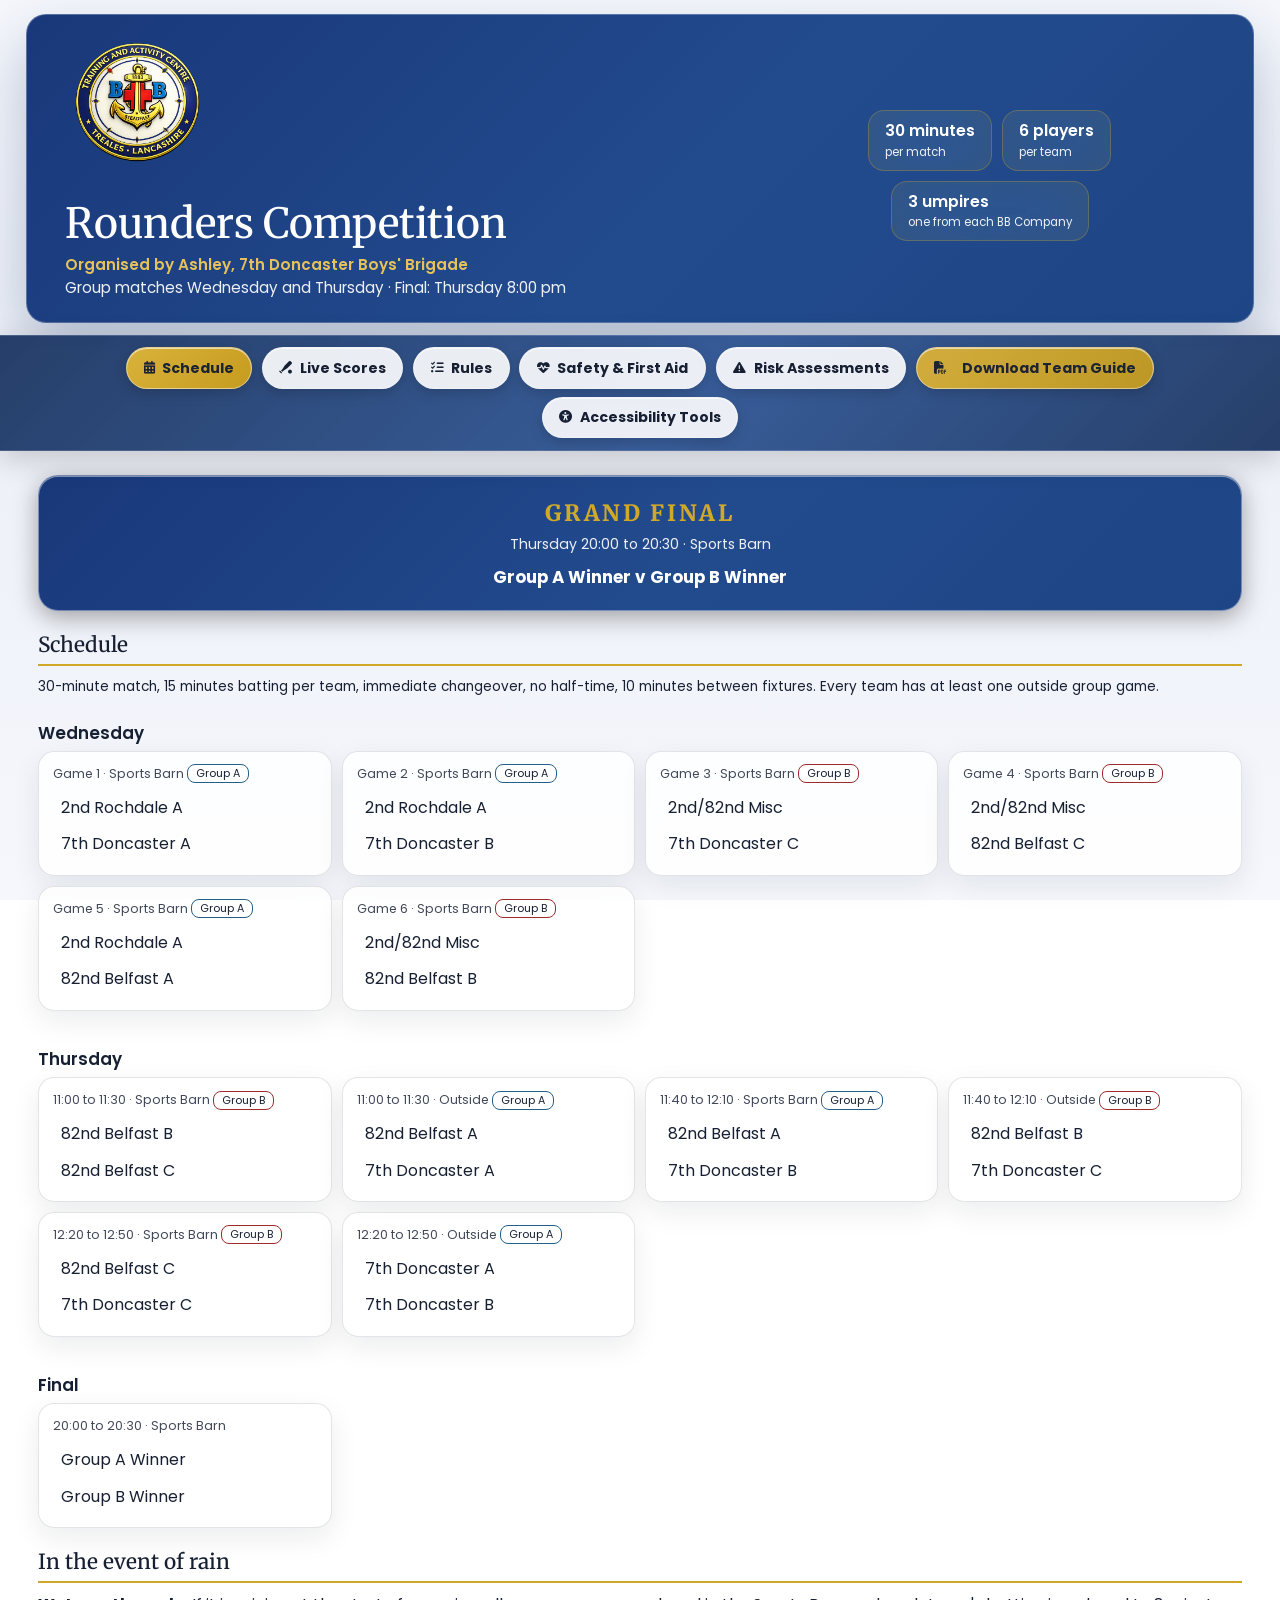
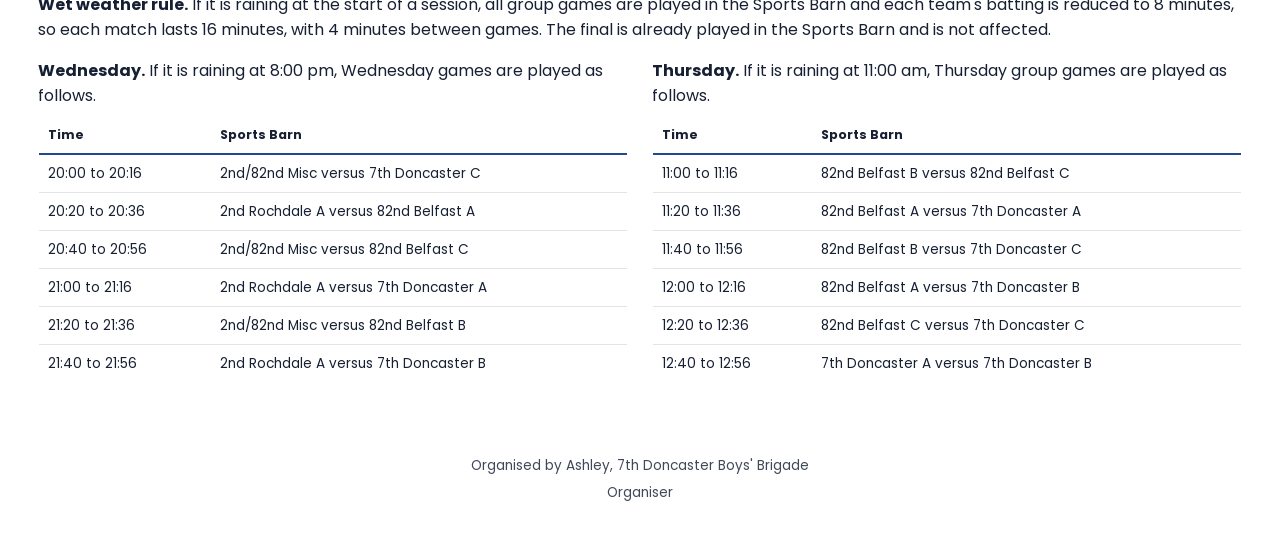
<file: index.html>
<!DOCTYPE html>
<html id="html-root" lang="en">
<head>
<meta charset="UTF-8">
<meta name="viewport" content="width=device-width, initial-scale=1">
<title>Rounders Competition</title>
<link rel="icon" href="assets/media/i000-logo_centre-mostpages-nav-residential.png">

<link rel="preconnect" href="https://fonts.googleapis.com">
<link rel="preconnect" href="https://fonts.gstatic.com" crossorigin>
<link rel="preconnect" href="https://cdn.jsdelivr.net" crossorigin>
<link rel="preconnect" href="https://cdnjs.cloudflare.com" crossorigin>

<link href="https://cdn.jsdelivr.net/npm/bootstrap@5.0.2/dist/css/bootstrap.min.css" rel="stylesheet">
<link href="https://cdnjs.cloudflare.com/ajax/libs/font-awesome/6.5.0/css/all.min.css" rel="stylesheet" referrerpolicy="no-referrer">
<link href="https://fonts.googleapis.com/css2?family=Poppins:wght@400;600&family=Merriweather:wght@700&display=swap" rel="stylesheet">

<link href="css/tokens.css" rel="stylesheet">
<link href="css/base.css" rel="stylesheet">
<link href="css/components.css" rel="stylesheet">
<link href="css/theme-overrides.css" rel="stylesheet">
<link href="style.css" rel="stylesheet">
</head>
<body data-page="index">

<header class="comp-hero" data-global-hero>
  <div class="hero-row">
    <img class="hero-logo" src="assets/media/i000-logo_centre-mostpages-nav-residential.png"
      alt="The Boys' Brigade North West District Training and Activity Centre">
    <div class="hero-text-block">
      <h1>Rounders Competition</h1>
      <p class="strap organiser-credit">Organised by Ashley, 7th Doncaster Boys' Brigade</p>
      <p class="strap">Group matches Wednesday and Thursday &middot; Final: Thursday 8:00 pm</p>
    </div>
  </div>
  <div class="chips">
    <div class="chip"><span class="chip-big">30 minutes</span><span class="chip-sub">per match</span></div>
    <div class="chip"><span class="chip-big">6 players</span><span class="chip-sub">per team</span></div>
    <div class="chip"><span class="chip-big">3 umpires</span><span class="chip-sub">one from each BB Company</span></div>
  </div>
</header>

<nav class="pill-nav" aria-label="Main navigation">
  <button type="button" class="nav-pill" data-view="schedule">
    <i class="fa-solid fa-calendar-days" aria-hidden="true"></i> Schedule</button>
  <button type="button" class="nav-pill" data-view="scores">
    <i class="fa-solid fa-baseball-bat-ball" aria-hidden="true"></i> Live Scores</button>
  <button type="button" class="nav-pill" data-view="rules">
    <i class="fa-solid fa-list-check" aria-hidden="true"></i> Rules</button>
  <button type="button" class="nav-pill" data-view="safety">
    <i class="fa-solid fa-heart-pulse" aria-hidden="true"></i> Safety &amp; First Aid</button>
  <button type="button" class="nav-pill" data-view="risk">
    <i class="fa-solid fa-triangle-exclamation" aria-hidden="true"></i> Risk Assessments</button>
  <a class="nav-pill nav-link pill-gold" href="Rounders_Competition_Team_Guide.pdf" download>
    <i class="fa-solid fa-file-pdf" aria-hidden="true"></i> Download Team Guide</a>
  <button type="button" class="nav-pill" data-bs-toggle="modal" data-bs-target="#accessModal">
    <i class="fa-solid fa-universal-access" aria-hidden="true"></i> Accessibility Tools</button>
</nav>

<main>

<!-- ── View: Schedule ─────────────────────────────────────── -->
<section class="view" id="view-schedule">
  <div class="final-banner" data-global-hero>
    <div class="final-label">Grand Final</div>
    <div class="final-detail">Thursday 20:00 to 20:30 &middot; Sports Barn</div>
    <div class="final-teams">Group A Winner v Group B Winner</div>
  </div>

  <h2>Schedule</h2>
  <p class="note">30-minute match, 15 minutes batting per team, immediate changeover, no
  half-time, 10 minutes between fixtures. Every team has at least one outside group game.</p>

  <div class="days-grid">
    <div>
      <h3>Wednesday</h3>
      <div class="fixture-list" id="sched-wednesday"></div>
    </div>
    <div>
      <h3>Thursday</h3>
      <div class="fixture-list" id="sched-thursday"></div>
    </div>
    <div>
      <h3>Final</h3>
      <div class="fixture-list" id="sched-final"></div>
    </div>
  </div>

  <h2>In the event of rain</h2>
  <p><strong>Wet weather rule.</strong> If it is raining at the start of a session, all group games are played in the Sports Barn and each team's batting is reduced to 8 minutes, so each match lasts 16 minutes, with 4 minutes between games. The final is already played in the Sports Barn and is not affected.</p>

  <div class="two-col">
    <div>
      <p><strong>Wednesday.</strong> If it is raining at 8:00 pm, Wednesday games are played as follows.</p>
      <div class="table-wrap">
      <table class="rain-table">
        <tr><th>Time</th><th>Sports Barn</th></tr>
        <tr><td>20:00 to 20:16</td><td>2nd/82nd Misc versus 7th Doncaster C</td></tr>
        <tr><td>20:20 to 20:36</td><td>2nd Rochdale A versus 82nd Belfast A</td></tr>
        <tr><td>20:40 to 20:56</td><td>2nd/82nd Misc versus 82nd Belfast C</td></tr>
        <tr><td>21:00 to 21:16</td><td>2nd Rochdale A versus 7th Doncaster A</td></tr>
        <tr><td>21:20 to 21:36</td><td>2nd/82nd Misc versus 82nd Belfast B</td></tr>
        <tr><td>21:40 to 21:56</td><td>2nd Rochdale A versus 7th Doncaster B</td></tr>
      </table>
      </div>
    </div>
    <div>
      <p><strong>Thursday.</strong> If it is raining at 11:00 am, Thursday group games are played as follows.</p>
      <div class="table-wrap">
      <table class="rain-table">
        <tr><th>Time</th><th>Sports Barn</th></tr>
        <tr><td>11:00 to 11:16</td><td>82nd Belfast B versus 82nd Belfast C</td></tr>
        <tr><td>11:20 to 11:36</td><td>82nd Belfast A versus 7th Doncaster A</td></tr>
        <tr><td>11:40 to 11:56</td><td>82nd Belfast B versus 7th Doncaster C</td></tr>
        <tr><td>12:00 to 12:16</td><td>82nd Belfast A versus 7th Doncaster B</td></tr>
        <tr><td>12:20 to 12:36</td><td>82nd Belfast C versus 7th Doncaster C</td></tr>
        <tr><td>12:40 to 12:56</td><td>7th Doncaster A versus 7th Doncaster B</td></tr>
      </table>
      </div>
    </div>
  </div>
</section>

<!-- ── View: Live Scores ──────────────────────────────────── -->
<section class="view" id="view-scores">
  <h2>Live scores</h2>
  <p class="note">Scores appear here as the organiser enters them. Refresh the page for the latest.</p>
  <p class="note" id="scores-empty" hidden><strong>No scores yet</strong> — the first games start Wednesday 20:00 to 20:30.</p>

  <div class="days-grid">
    <div>
      <h3>Wednesday</h3>
      <div class="fixture-list" id="scores-wednesday"></div>
    </div>
    <div>
      <h3>Thursday</h3>
      <div class="fixture-list" id="scores-thursday"></div>
    </div>
    <div>
      <h3>Final</h3>
      <div class="fixture-list" id="scores-final"></div>
    </div>
  </div>

  <h2>Standings</h2>
  <div class="standings">
    <div>
      <h3>Group A</h3>
      <div class="table-wrap"><table id="standings-a"></table></div>
    </div>
    <div>
      <h3>Group B</h3>
      <div class="table-wrap"><table id="standings-b"></table></div>
    </div>
  </div>
  <p class="note">Win 3 points, draw 1, loss 0. <strong>For</strong> is rounders scored,
  <strong>Against</strong> is rounders conceded, and <strong>Diff</strong> is For minus
  Against. Teams level on points are separated by rounders difference (Diff), then total
  rounders scored (For). If still level, a short tie-break decides the group position
  before the final. The group leader is marked with a crown.</p>
</section>

<!-- ── View: Rules ────────────────────────────────────────── -->
<section class="view" id="view-rules">
  <div class="two-col">
    <div>
      <h2>Competition rules</h2>
      <p><strong>Bowling.</strong> The ball must be bowled underarm only. Overarm bowling is not allowed.</p>
      <p><strong>Running.</strong> Runners go around the outside of the posts, following the running line. Only one runner is allowed at each post at a time. Runners must not overtake the player ahead of them, including where that player is held up or waiting at a post.</p>
      <p><strong>Scoring.</strong> A batter scores one rounder for hitting the ball and running the full circuit back to the start. A batter scores half a rounder for hitting the ball and reaching second or third post, or for running the full circuit without having hit the ball.</p>
      <p><strong>Out.</strong> A batter or runner is out if: the ball is caught before it touches the ground; the post they are running to is stumped (a fielder holds the ball at that post) before they reach it; they overtake another runner; or they run inside the posts instead of around the outside.</p>
      <p><strong>No contact.</strong> There must be no deliberate physical contact between players. Any player who makes deliberate contact is disqualified from that game. If three players from the same team are disqualified in one game, the whole team is disqualified from that game.</p>
      <p><strong>Weaker hand (fair play handicap).</strong> To keep batting fair between age groups, an older batter must bat with their weaker hand (a right-handed player bats left-handed, and a left-handed player bats right-handed) in these situations: a Senior batting against a Company or Junior bowler; a Leader batting against a Senior, Company or Junior bowler; and a Company member batting against a Junior bowler. In all other cases players bat with their normal hand.</p>
    </div>
    <div>
      <h2>Leader participation</h2>
      <p><strong>Batting.</strong> Leaders may bat, but they do not run. When a Leader bats, a Senior or Company member is designated to run the circuit on their behalf.</p>
      <p><strong>Fielding.</strong> Leaders may field or bowl, but they cannot field on a post or base, and cannot stand in the running line, so that the running route stays clear.</p>
      <p><strong>Posts and bases.</strong> All post and base positions are taken by Seniors or Company members, not by Leaders.</p>
      <p><strong>Umpires.</strong> Leaders must not override an umpire's decision, except on safety grounds, where a Leader may always step in.</p>
      <p><strong>Disputes.</strong> Any dispute over scoring or judging should be brought to the Centre Warden.</p>
      <p><strong>Spirit of the game.</strong> Being competitive is good, but this competition is for fun. Please play, and support, in that spirit.</p>

      <h2>Umpiring</h2>
      <p><strong>Three umpires.</strong> Each game has three umpires: one from 7th Doncaster, one from 82nd Belfast and one from 2nd Rochdale.</p>
      <p><strong>Decisions.</strong> Where a decision is disputed, the three umpires vote on it and the majority decision is final. If the dispute concerns scoring or judging, it should be brought to the Centre Warden rather than argued on the pitch.</p>
    </div>
  </div>
</section>

<!-- ── View: Safety & First Aid ───────────────────────────── -->
<section class="view" id="view-safety">
  <div class="two-col">
    <div>
      <h2>Safeguarding</h2>
      <p><strong>A no-contact sport.</strong> This is a no-contact competition. Players of all ages and abilities are welcome to take part, but there must be no physical contact between players at any time. Everyone is asked to play safely and look after one another on the pitch.</p>
      <p><strong>Names and records.</strong> The online scoring and fixtures system records team results only. No individual player, young person or Leader names are stored against teams, fixtures or scores at any point.</p>
    </div>
    <div>
      <h2>First aid and incidents</h2>
      <p><strong>First aid.</strong> A minimum of one First Aider must be present at each game. The Centre Warden backs up first aiders as needed. A minimum of two Officers must be present at each game.</p>
      <p><strong>Incidents.</strong> All incidents, injuries or near-misses must be reported to the Centre Warden as soon as possible so they can be recorded and acted on.</p>
    </div>
  </div>
</section>

<!-- ── View: Risk Assessments ─────────────────────────────── -->
<section class="view" id="view-risk">
  <div class="two-col">
    <div>
      <h2>Risk assessment — Sports Barn</h2>
      <div class="table-wrap">
      <table class="risk-table">
        <tr><th>Hazard</th><th>Control</th></tr>
        <tr><td>Bat / ball impact</td><td>Clear batting area. Waiting players and spectators kept behind the safety line.</td></tr>
        <tr><td>Ball rebound off walls</td><td>The ball can rebound off barn walls at speed. Keep fielders and waiting players alert and clear of the batting area and side walls.</td></tr>
        <tr><td>Thrown / dropped bat</td><td>Batters must drop the bat, not throw it, and drop it inside the batting square. Any player throwing a bat is warned; repeated throwing means a turn is forfeited.</td></tr>
        <tr><td>Equipment condition</td><td>Check bats, balls and posts before play. Remove any that are cracked, splintered or damaged. Use sprung or safe-top posts where available.</td></tr>
        <tr><td>Slips / hard surfaces</td><td>Check floor before play. Remove bags, bottles and loose equipment. Suitable footwear. Stop for spills or an unsafe surface.</td></tr>
        <tr><td>Walls / fixed equipment</td><td>Set boundaries and restricted areas before play. Keep players clear of walls, doors and stored equipment.</td></tr>
        <tr><td>Lighting</td><td>Confirm the barn is well lit before play. Stop or move if lighting fails or is too poor to see the ball safely.</td></tr>
        <tr><td>Ventilation / temperature</td><td>Confirm the barn is adequately ventilated before play. Open doors or vents as needed. Stop or move if the space becomes too hot or stuffy.</td></tr>
        <tr><td>Manual handling</td><td>Posts and equipment carried and set up by adults or older members using safe lifting. Do not overload; use two people for awkward loads.</td></tr>
        <tr><td>Runner / fielder collision</td><td>Keep the running route clear. Leaders cannot field on posts or bases or stand in the running line.</td></tr>
        <tr><td>Behaviour / horseplay</td><td>No pushing, barging or horseplay. Umpires and Leaders stop play if behaviour becomes unsafe. Minimum two Officers at each game.</td></tr>
        <tr><td>Safeguarding / contact</td><td>This is a no-contact sport. Deliberate contact: player disqualified from the game. Three player disqualifications from one team: team disqualified from the game. Temporary match count only; no names retained.</td></tr>
        <tr><td>Medical / individual needs</td><td>Leaders made aware of any relevant medical conditions in advance. Inhalers, medication and personal needs catered for.</td></tr>
        <tr><td>First aid</td><td>Minimum 1 First Aider present at each game. Centre Warden to back up first aiders as needed.</td></tr>
        <tr><td>Incidents</td><td>All incidents, injuries or near-misses reported to the Centre Warden.</td></tr>
        <tr><td>Crowding / access</td><td>Non-playing teams in the waiting area. Keep fire exits and access routes clear at all times.</td></tr>
      </table>
      </div>
    </div>
    <div>
      <h2>Risk assessment — Outside pitch</h2>
      <div class="table-wrap">
      <table class="risk-table">
        <tr><th>Hazard</th><th>Control</th></tr>
        <tr><td>Ground condition</td><td>Check the pitch and running route for holes, mud, standing water and debris. Move or stop the game if the surface is unsafe.</td></tr>
        <tr><td>Uneven ground / ankle injury</td><td>Walk the running route before play and mark or avoid any dips, ruts or raised ground. Watch for turned ankles on soft or rough grass.</td></tr>
        <tr><td>Animal fouling / litter</td><td>Walk the pitch before play and remove any fouling, glass or litter. Do not play over contaminated ground.</td></tr>
        <tr><td>Weather / visibility</td><td>Monitor weather and light. Move inside or stop if unsafe. Stop for thunder or lightning.</td></tr>
        <tr><td>Sun / UV exposure</td><td>Encourage sun cream, hats and use of shade between games. Rotate players out of direct sun where possible.</td></tr>
        <tr><td>Heat / hydration</td><td>Water available throughout. Use the 10-minute changeover for drinks. Stop play if a player becomes unwell.</td></tr>
        <tr><td>Insects / stings</td><td>Be aware of wasps, bees and biting insects on grass. Keep any known allergy medication and first aid to hand.</td></tr>
        <tr><td>Thrown / dropped bat</td><td>Batters must drop the bat, not throw it, and drop it inside the batting square. Any player throwing a bat is warned; repeated throwing means a turn is forfeited.</td></tr>
        <tr><td>Equipment condition</td><td>Check bats, balls and posts before play. Remove any that are cracked, splintered or damaged. Use sprung or safe-top posts where available.</td></tr>
        <tr><td>Bat / ball and boundaries</td><td>Mark the playing boundary. Spectators and waiting teams stay outside it and clear of the batting area.</td></tr>
        <tr><td>Slips / trips</td><td>Suitable footwear for grass. Keep the route around posts and bases clear of bags, bottles and equipment.</td></tr>
        <tr><td>Runner / fielder collision</td><td>Keep the running route clear. Leaders cannot field on posts or bases or stand in the running line.</td></tr>
        <tr><td>Manual handling</td><td>Posts and equipment carried and set up by adults or older members using safe lifting. Do not overload; use two people for awkward loads.</td></tr>
        <tr><td>Behaviour / horseplay</td><td>No pushing, barging or horseplay. Umpires and Leaders stop play if behaviour becomes unsafe. Minimum two Officers at each game.</td></tr>
        <tr><td>Safeguarding / contact</td><td>This is a no-contact sport. Deliberate contact: player disqualified from the game. Three player disqualifications from one team: team disqualified from the game. Temporary match count only; no names retained.</td></tr>
        <tr><td>Medical / individual needs</td><td>Leaders made aware of any relevant medical conditions in advance. Inhalers, medication and personal needs catered for.</td></tr>
        <tr><td>First aid</td><td>Minimum 1 First Aider present at each game. Centre Warden to back up first aiders as needed.</td></tr>
        <tr><td>Incidents</td><td>All incidents, injuries or near-misses reported to the Centre Warden.</td></tr>
      </table>
      </div>
    </div>
  </div>
</section>

</main>

<footer class="site-foot">
  <div class="foot-credit">Organised by Ashley, 7th Doncaster Boys' Brigade</div>
  <a href="scoring.html">Organiser</a>
</footer>

<!-- Accessibility Modal (copied from the main website nav component) -->
<div class="modal fade" id="accessModal" tabindex="-1" aria-labelledby="accessModalLabel" aria-hidden="true">
  <div class="modal-dialog modal-dialog-centered modal-lg">
    <div class="modal-content glass-panel" role="document">
      <div class="modal-header border-0">
        <h5 class="modal-title" id="accessModalLabel">Accessibility &amp; Theme</h5>
        <button type="button" class="btn-close btn-close-white" data-bs-dismiss="modal" aria-label="Close"></button>
      </div>

      <div class="modal-body">
        <div class="row gy-3">
          <div class="col-12 col-md-6">
            <label class="form-label mb-2">Theme</label>
            <div class="dropdown">
              <button class="btn btn-glass dropdown-toggle w-100 d-flex justify-content-between align-items-center"
                id="themeDropdownBtn" data-bs-toggle="dropdown" aria-expanded="false">
                <span id="themeDropdownLabel">Choose theme</span>
              </button>
              <ul class="dropdown-menu w-100" aria-labelledby="themeDropdownBtn" id="themeDropdownList">
                <li><a class="dropdown-item theme-item" href="#" role="menuitem" data-theme="light">Light</a></li>
                <li><a class="dropdown-item theme-item" href="#" role="menuitem" data-theme="dark">Dark</a></li>
                <li><a class="dropdown-item theme-item" href="#" role="menuitem"
                    data-theme="dyspraxia">Dyslexia-Friendly</a></li>
                <li><a class="dropdown-item theme-item" href="#" role="menuitem" data-theme="spring">Spring</a></li>
                <li><a class="dropdown-item theme-item" href="#" role="menuitem" data-theme="summer">Summer</a></li>
                <li><a class="dropdown-item theme-item" href="#" role="menuitem" data-theme="autumn">Autumn</a></li>
                <li><a class="dropdown-item theme-item" href="#" role="menuitem" data-theme="winter">Winter</a></li>
              </ul>
            </div>

            <div class="mt-3">
              <label for="fontSizeRange" class="form-label">Font size: <span id="fontSizeLabel">100%</span></label>
              <input id="fontSizeRange" type="range" min="90" max="150" value="100" class="form-range"
                aria-label="Adjust font size" />
              <small class="form-text text-muted">Drag to increase or reduce base text size (applies site-wide).</small>
            </div>
          </div>

          <div class="col-12 col-md-6">
            <fieldset>
              <legend class="mb-2">Language</legend>
              <div id="google_translate_element_modal" aria-label="Language selector (Google Translate)"></div>
              <p class="form-text mt-2 mb-0">
                <i class="fa-solid fa-circle-info me-1" aria-hidden="true"></i>
                Selecting a language loads Google Translate, which may set cookies.
                See our <a href="https://www.bb-northwest.org.uk/bb-centre/pages/privacy.html#term-10" target="_blank"
                  rel="noopener">privacy policy</a>
                for details.
              </p>
            </fieldset>

            <hr>

            <fieldset class="mt-3">
              <legend class="mb-2">Accessibility toggles</legend>

              <div class="form-check form-switch mb-2">
                <input class="form-check-input" type="checkbox" id="toggleReduceMotion">
                <label class="form-check-label" for="toggleReduceMotion">Reduce motion</label>
              </div>

              <div class="form-check form-switch mb-2">
                <input class="form-check-input" type="checkbox" id="toggleUnderline">
                <label class="form-check-label" for="toggleUnderline">Underline links</label>
              </div>

              <div class="form-check form-switch mb-2">
                <input class="form-check-input" type="checkbox" id="toggleReadableFont">
                <label class="form-check-label" for="toggleReadableFont">Readable font (where available)</label>
              </div>

              <div class="form-check form-switch mb-2">
                <input class="form-check-input" type="checkbox" id="toggleSound">
                <label class="form-check-label" for="toggleSound">Sound feedback (gentle chime)</label>
              </div>

              <div class="form-text mt-2">Use Save to persist settings to your browser.</div>
            </fieldset>
          </div>
        </div>
      </div>

      <div class="modal-footer border-0">
        <button id="resetDefaults" type="button" class="btn btn-outline-secondary me-auto">Reset to defaults</button>
        <button type="button" class="btn btn-secondary" data-bs-dismiss="modal">Close</button>
        <button id="saveAccess" type="button" class="btn btn-glass">Save settings</button>
      </div>

      <div class="px-3 pb-3">
        <ul class="mb-0">
          <li>
            <p class="acessibilityDisclaimer mb-2">
              This website has been designed to follow Web Content Accessibility Guidelines (WCAG 2.1 Level AA) wherever
              possible.
            </p>
          </li>
          <li>
            <p class="acessibilityDisclaimer mb-0">
              If you experience any difficulty accessing content on this website, please contact us and we will be happy
              to assist.
            </p>
          </li>
        </ul>
      </div>
    </div>
  </div>
</div>

<div id="a11y-live" aria-live="polite" aria-atomic="true" class="visually-hidden"></div>
<audio id="theme-chime" src="assets/chime1.mp3" preload="auto"></audio>

<script src="https://cdn.jsdelivr.net/npm/bootstrap@5.0.2/dist/js/bootstrap.bundle.min.js"></script>
<script src="data.js"></script>
<script src="site.js"></script>
<script src="theme.js"></script>
<script src="a11y.js"></script>
</body>
</html>
</file>
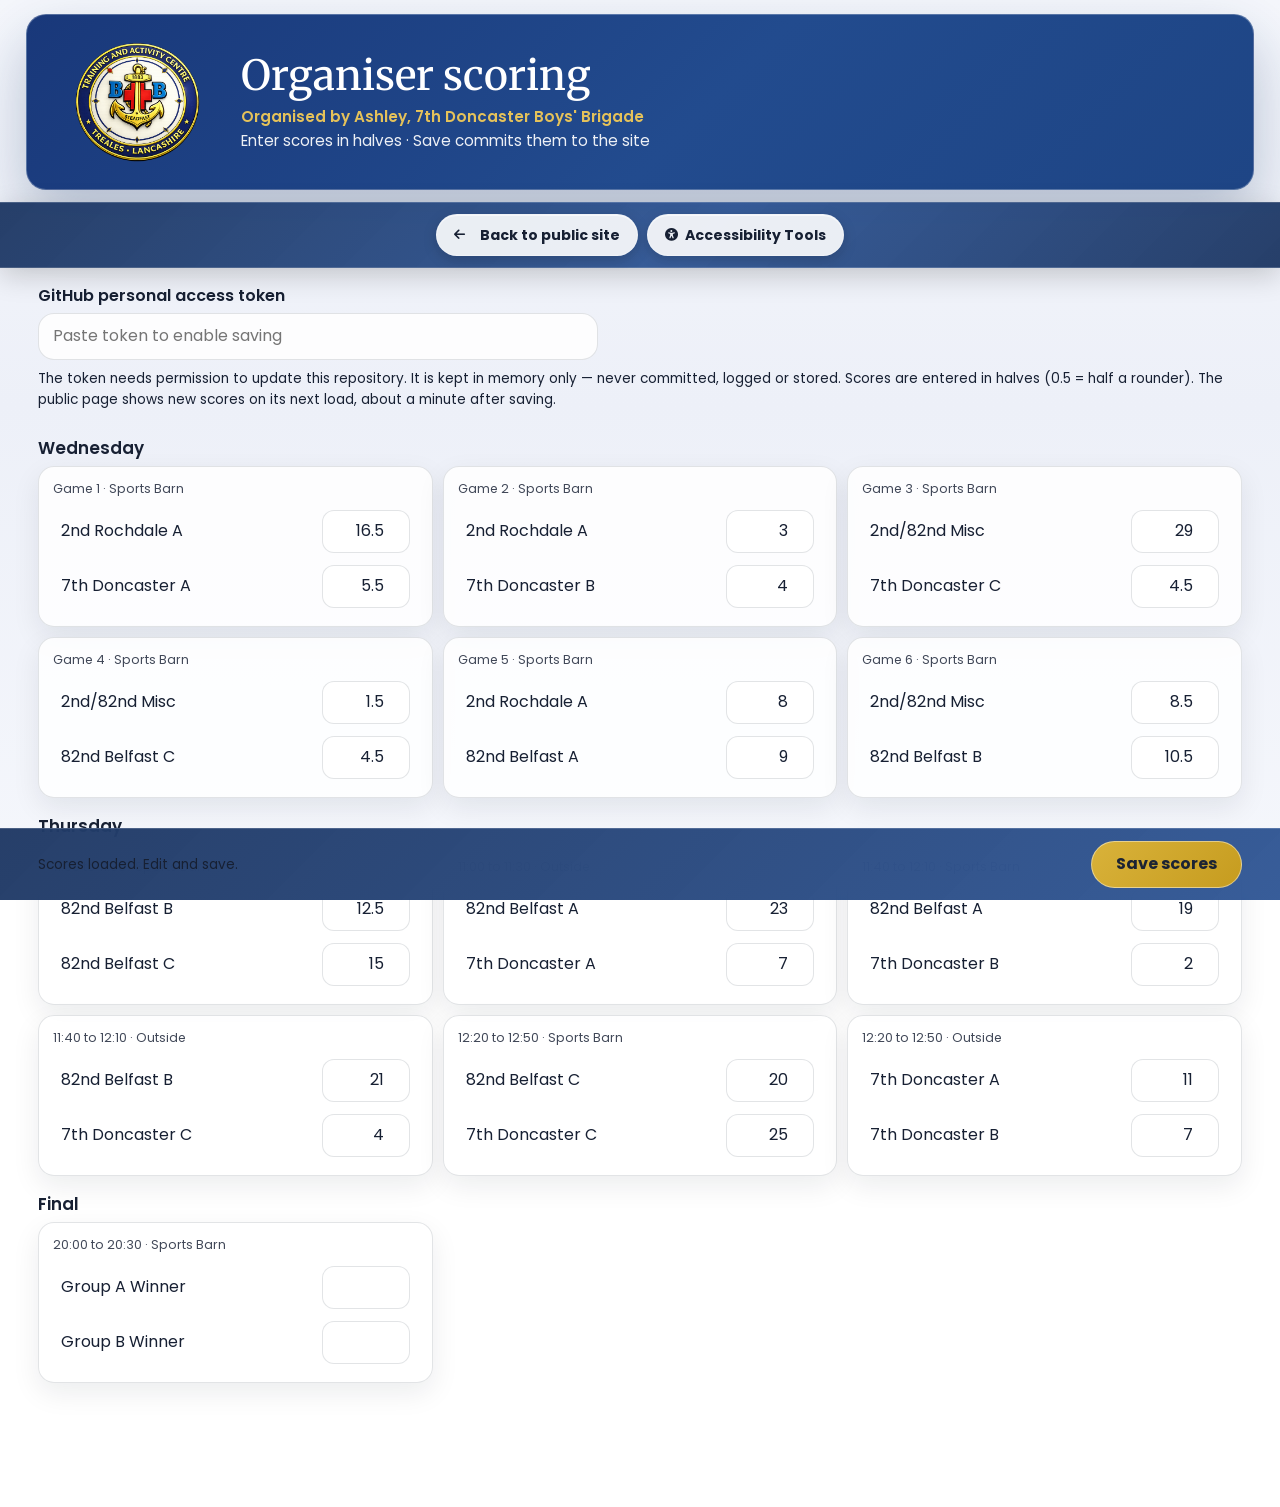
<file: scoring.html>
<!DOCTYPE html>
<html id="html-root" lang="en">
<head>
<meta charset="UTF-8">
<meta name="viewport" content="width=device-width, initial-scale=1">
<title>Organiser Scoring — Rounders Competition</title>
<link rel="icon" href="assets/media/i000-logo_centre-mostpages-nav-residential.png">

<link rel="preconnect" href="https://fonts.googleapis.com">
<link rel="preconnect" href="https://fonts.gstatic.com" crossorigin>
<link rel="preconnect" href="https://cdn.jsdelivr.net" crossorigin>
<link rel="preconnect" href="https://cdnjs.cloudflare.com" crossorigin>

<link href="https://cdn.jsdelivr.net/npm/bootstrap@5.0.2/dist/css/bootstrap.min.css" rel="stylesheet">
<link href="https://cdnjs.cloudflare.com/ajax/libs/font-awesome/6.5.0/css/all.min.css" rel="stylesheet" referrerpolicy="no-referrer">
<link href="https://fonts.googleapis.com/css2?family=Poppins:wght@400;600&family=Merriweather:wght@700&display=swap" rel="stylesheet">

<link href="css/tokens.css" rel="stylesheet">
<link href="css/base.css" rel="stylesheet">
<link href="css/components.css" rel="stylesheet">
<link href="css/theme-overrides.css" rel="stylesheet">
<link href="style.css" rel="stylesheet">
</head>
<body data-page="scoring">

<header class="comp-hero" data-global-hero>
  <div class="hero-row">
    <img class="hero-logo" src="assets/media/i000-logo_centre-mostpages-nav-residential.png"
      alt="The Boys' Brigade North West District Training and Activity Centre">
    <div class="hero-text-block">
      <h1>Organiser scoring</h1>
      <p class="strap organiser-credit">Organised by Ashley, 7th Doncaster Boys' Brigade</p>
      <p class="strap">Enter scores in halves &middot; Save commits them to the site</p>
    </div>
  </div>
</header>

<nav class="pill-nav" aria-label="Main navigation">
  <a class="nav-pill nav-link" href="index.html">
    <i class="fa-solid fa-arrow-left" aria-hidden="true"></i> Back to public site</a>
  <button type="button" class="nav-pill" data-bs-toggle="modal" data-bs-target="#accessModal">
    <i class="fa-solid fa-universal-access" aria-hidden="true"></i> Accessibility Tools</button>
</nav>

<main>

<section>
  <label class="token-label" for="token">GitHub personal access token</label>
  <input type="password" id="token" autocomplete="off"
         placeholder="Paste token to enable saving">
  <p class="note">The token needs permission to update this repository. It is kept in
  memory only — never committed, logged or stored. Scores are entered in halves
  (0.5 = half a rounder). The public page shows new scores on its next load,
  about a minute after saving.</p>
</section>

<section>
  <h3>Wednesday</h3>
  <div id="score-wednesday" class="score-day-grid"></div>
  <h3>Thursday</h3>
  <div id="score-thursday" class="score-day-grid"></div>
  <h3>Final</h3>
  <div id="score-final" class="score-day-grid"></div>
</section>

<div class="save-bar">
  <span id="status">Loading scores&hellip;</span>
  <button id="save" disabled>Save scores</button>
</div>

</main>

<!-- Accessibility Modal (copied from the main website nav component) -->
<div class="modal fade" id="accessModal" tabindex="-1" aria-labelledby="accessModalLabel" aria-hidden="true">
  <div class="modal-dialog modal-dialog-centered modal-lg">
    <div class="modal-content glass-panel" role="document">
      <div class="modal-header border-0">
        <h5 class="modal-title" id="accessModalLabel">Accessibility &amp; Theme</h5>
        <button type="button" class="btn-close btn-close-white" data-bs-dismiss="modal" aria-label="Close"></button>
      </div>

      <div class="modal-body">
        <div class="row gy-3">
          <div class="col-12 col-md-6">
            <label class="form-label mb-2">Theme</label>
            <div class="dropdown">
              <button class="btn btn-glass dropdown-toggle w-100 d-flex justify-content-between align-items-center"
                id="themeDropdownBtn" data-bs-toggle="dropdown" aria-expanded="false">
                <span id="themeDropdownLabel">Choose theme</span>
              </button>
              <ul class="dropdown-menu w-100" aria-labelledby="themeDropdownBtn" id="themeDropdownList">
                <li><a class="dropdown-item theme-item" href="#" role="menuitem" data-theme="light">Light</a></li>
                <li><a class="dropdown-item theme-item" href="#" role="menuitem" data-theme="dark">Dark</a></li>
                <li><a class="dropdown-item theme-item" href="#" role="menuitem"
                    data-theme="dyspraxia">Dyslexia-Friendly</a></li>
                <li><a class="dropdown-item theme-item" href="#" role="menuitem" data-theme="spring">Spring</a></li>
                <li><a class="dropdown-item theme-item" href="#" role="menuitem" data-theme="summer">Summer</a></li>
                <li><a class="dropdown-item theme-item" href="#" role="menuitem" data-theme="autumn">Autumn</a></li>
                <li><a class="dropdown-item theme-item" href="#" role="menuitem" data-theme="winter">Winter</a></li>
              </ul>
            </div>

            <div class="mt-3">
              <label for="fontSizeRange" class="form-label">Font size: <span id="fontSizeLabel">100%</span></label>
              <input id="fontSizeRange" type="range" min="90" max="150" value="100" class="form-range"
                aria-label="Adjust font size" />
              <small class="form-text text-muted">Drag to increase or reduce base text size (applies site-wide).</small>
            </div>
          </div>

          <div class="col-12 col-md-6">
            <fieldset>
              <legend class="mb-2">Language</legend>
              <div id="google_translate_element_modal" aria-label="Language selector (Google Translate)"></div>
              <p class="form-text mt-2 mb-0">
                <i class="fa-solid fa-circle-info me-1" aria-hidden="true"></i>
                Selecting a language loads Google Translate, which may set cookies.
                See our <a href="https://www.bb-northwest.org.uk/bb-centre/pages/privacy.html#term-10" target="_blank"
                  rel="noopener">privacy policy</a>
                for details.
              </p>
            </fieldset>

            <hr>

            <fieldset class="mt-3">
              <legend class="mb-2">Accessibility toggles</legend>

              <div class="form-check form-switch mb-2">
                <input class="form-check-input" type="checkbox" id="toggleReduceMotion">
                <label class="form-check-label" for="toggleReduceMotion">Reduce motion</label>
              </div>

              <div class="form-check form-switch mb-2">
                <input class="form-check-input" type="checkbox" id="toggleUnderline">
                <label class="form-check-label" for="toggleUnderline">Underline links</label>
              </div>

              <div class="form-check form-switch mb-2">
                <input class="form-check-input" type="checkbox" id="toggleReadableFont">
                <label class="form-check-label" for="toggleReadableFont">Readable font (where available)</label>
              </div>

              <div class="form-check form-switch mb-2">
                <input class="form-check-input" type="checkbox" id="toggleSound">
                <label class="form-check-label" for="toggleSound">Sound feedback (gentle chime)</label>
              </div>

              <div class="form-text mt-2">Use Save to persist settings to your browser.</div>
            </fieldset>
          </div>
        </div>
      </div>

      <div class="modal-footer border-0">
        <button id="resetDefaults" type="button" class="btn btn-outline-secondary me-auto">Reset to defaults</button>
        <button type="button" class="btn btn-secondary" data-bs-dismiss="modal">Close</button>
        <button id="saveAccess" type="button" class="btn btn-glass">Save settings</button>
      </div>

      <div class="px-3 pb-3">
        <ul class="mb-0">
          <li>
            <p class="acessibilityDisclaimer mb-2">
              This website has been designed to follow Web Content Accessibility Guidelines (WCAG 2.1 Level AA) wherever
              possible.
            </p>
          </li>
          <li>
            <p class="acessibilityDisclaimer mb-0">
              If you experience any difficulty accessing content on this website, please contact us and we will be happy
              to assist.
            </p>
          </li>
        </ul>
      </div>
    </div>
  </div>
</div>

<div id="a11y-live" aria-live="polite" aria-atomic="true" class="visually-hidden"></div>
<audio id="theme-chime" src="assets/chime1.mp3" preload="auto"></audio>

<script src="https://cdn.jsdelivr.net/npm/bootstrap@5.0.2/dist/js/bootstrap.bundle.min.js"></script>
<script src="data.js"></script>
<script src="scoring.js"></script>
<script src="theme.js"></script>
<script src="a11y.js"></script>
</body>
</html>
</file>
<file: css/tokens.css>
:root{
  --primary: #224B8E;
  --accent: #5D99D2;

  --bg-color: #f6fbff;
  --bg-fade: #f6fbff;

  --panel-bg: rgba(255,255,255,0.66);
  --text-color: #172033;
  --muted: rgba(23,32,51,0.9);
  --surface-bg: rgba(255,255,255,0.82);
  --surface-bg-strong: rgba(255,255,255,0.90);
  --surface-border: rgba(23,32,51,0.12);
  --surface-shadow: 0 10px 28px rgba(15, 23, 42, 0.08);
--btn-glass-bg: rgba(34,75,142,0.14);
--btn-glass-bg-strong: rgba(34,75,142,0.22);
  --glass-blur: 28px;
  --glass-saturate: 140%;
  --glass-brightness: 120%;
  --focus-color: rgba(34,75,142,0.95);
  --primary-rgb: 10 132 255; 
  --btn-padding-y: .65rem;
  --btn-padding-x: 1.6rem;
  --btn-radius: 1rem;

--hero-bg: linear-gradient(135deg, #1f5fa8 0%, #2369b2 55%, #1d5a9c 100%);
  --hero-text: #ffffff;
  --hero-muted: rgba(255, 255, 255, 0.88);
  --hero-accent: #d1a928;

  --hero-pill-bg: rgba(255, 255, 255, 0.10);
  --hero-pill-border: rgba(255, 255, 255, 0.18);

  --hero-btn-secondary-bg: rgba(255, 255, 255, 0.08);
  --hero-btn-secondary-border: rgba(255, 255, 255, 0.26);
  --hero-btn-secondary-text: #ffffff;

  --hero-thumb-border: rgba(255, 255, 255, 0.12);
  --hero-logo-bg: transparent;
  --hero-shadow: 0 20px 48px rgba(15, 23, 42, 0.16);

--glass-bg: rgba(255, 255, 255, 0.12);
--glass-bg-strong: rgba(255, 255, 255, 0.18);

--glass-border: rgba(255, 255, 255, 0.25);
--glass-border-strong: rgba(255, 255, 255, 0.4);

--glass-shadow:
  0 4px 18px rgba(0, 0, 0, 0.25),
  inset 0 1px 0 rgba(255, 255, 255, 0.35);

--glass-shadow-strong:
  0 6px 24px rgba(0, 0, 0, 0.35),
  inset 0 1px 0 rgba(255, 255, 255, 0.45);



  --font-body: "Poppins", system-ui, -apple-system, "Segoe UI", Roboto, Arial, sans-serif;
  --font-heading: Merriweather, Georgia, serif;

  --overlay-color: rgba(255,255,255,0.25);
  --overlay-gradient: linear-gradient(180deg, rgba(255,255,255,0.22) 0%, rgba(255,255,255,0.12) 55%, rgba(255,255,255,0.06) 100%);
  --fade-speed: 0.5s;

  
  --shimmer-color: rgba(255,255,255,0.35);
}

@font-face {
  font-family: "OpenDyslexic";
  src: url("../assets/fonts/opendyslexic/OpenDyslexic-Regular.woff2") format("woff2"),
       url("../assets/fonts/opendyslexic/OpenDyslexic-Regular.woff") format("woff");
  font-weight: 400;
  font-style: normal;
  font-display: swap;
}

@font-face {
  font-family: "OpenDyslexic";
  src: url("../assets/fonts/opendyslexic/OpenDyslexic-Bold.woff2") format("woff2"),
       url("../assets/fonts/opendyslexic/OpenDyslexic-Bold.woff") format("woff");
  font-weight: 700;
  font-style: normal;
  font-display: swap;
}

@font-face {
  font-family: "OpenDyslexic";
  src: url("../assets/fonts/opendyslexic/OpenDyslexic-Italic.woff2") format("woff2"),
       url("../assets/fonts/opendyslexic/OpenDyslexic-Italic.woff") format("woff");
  font-weight: 400;
  font-style: italic;
  font-display: swap;
}

@font-face {
  font-family: "OpenDyslexic";
  src: url("../assets/fonts/opendyslexic/OpenDyslexic-BoldItalic.woff2") format("woff2"),
       url("../assets/fonts/opendyslexic/OpenDyslexic-BoldItalic.woff") format("woff");
  font-weight: 700;
  font-style: italic;
  font-display: swap;
}

html[data-theme="light"] {
  /* Hero: deep BB navy, gold accent throughout */
  --hero-bg: linear-gradient(135deg, #19387a 0%, #224B8E 55%, #1e4585 100%);
  --hero-text: #ffffff;
  --hero-muted: rgba(255, 255, 255, 0.92);
  --hero-accent: #d1a928;

  --hero-pill-bg: rgba(209, 169, 40, 0.12);
  --hero-pill-border: rgba(209, 169, 40, 0.30);

  --hero-btn-secondary-bg: rgba(255, 255, 255, 0.14);
  --hero-btn-secondary-border: rgba(255, 255, 255, 0.32);
  --hero-btn-secondary-text: #ffffff;

  --hero-thumb-border: rgba(255, 255, 255, 0.22);
  --hero-logo-bg: transparent;
  --hero-shadow: 0 26px 60px rgba(17, 52, 99, 0.28);

  --bg-fade: #f5f7fc;
  --bg-color: linear-gradient(180deg, #f5f7fc 0%, #edf0f8 45%, #f5f7fc 100%);
  --panel-bg: rgba(255, 255, 255, 0.72);
  --text-color: #172033;
  --muted: rgba(23, 32, 51, 0.82);
  --surface-bg: rgba(255, 255, 255, 0.84);
  --surface-bg-strong: rgba(255, 255, 255, 0.92);
  --surface-border: rgba(23, 32, 51, 0.12);
  --surface-shadow: 0 10px 28px rgba(15, 23, 42, 0.08);
  --overlay-color: rgba(255, 255, 255, 0.18);
  --overlay-gradient: linear-gradient(180deg,
      rgba(255, 255, 255, 0.10) 0%,
      rgba(255, 255, 255, 0.06) 55%,
      rgba(255, 255, 255, 0.04) 100%);
  --shimmer-color: rgba(255, 255, 255, 0.35);
  --scrollbar-track: rgba(0, 0, 0, 0.08);
  --scrollbar-thumb: rgba(34, 75, 142, 0.75);
}

html[data-theme="dark"]{
    --hero-bg: linear-gradient(135deg, #0f2748 0%, #173a67 55%, #0d223f 100%);
      --hero-text: #f3f7ff;
      --hero-muted: rgba(243, 247, 255, 0.82);
      --hero-accent: #d1a928;
      --hero-pill-bg: rgba(255, 255, 255, 0.08);
      --hero-pill-border: rgba(255, 255, 255, 0.14);
      --hero-btn-secondary-bg: rgba(255, 255, 255, 0.06);
      --hero-btn-secondary-border: rgba(255, 255, 255, 0.18);
      --hero-btn-secondary-text: #f3f7ff;
      --hero-thumb-border: rgba(255, 255, 255, 0.10);
      --hero-logo-bg: transparent;
    --bg-fade: #05060a;
  --bg-color: linear-gradient(180deg, #05060a 0%, #07101f 45%, #05060a 100%);
  --panel-bg: rgba(20,20,22,0.58);
  --text-color: #eaf4ff;
  --muted: rgba(234,244,255,0.78);
  --surface-bg: rgba(18,24,36,0.82);
  --surface-bg-strong: rgba(24,32,46,0.90);
  --surface-border: rgba(234,244,255,0.12);
  --surface-shadow: 0 12px 32px rgba(0,0,0,0.28);
  --overlay-color: rgba(2,8,24,0.50);
  --overlay-gradient: linear-gradient(
    180deg,
    rgba(0,0,0,0.12) 0%,
    rgba(0,0,0,0.28) 55%,
    rgba(0,0,0,0.46) 100%
  );
  --shimmer-color: rgba(255,255,255,0.22);
  --scrollbar-track: rgba(255,255,255,0.08);
--scrollbar-thumb: rgba(255,255,255,0.35);
}

html[data-theme="dyspraxia"]{
   --font-body: "OpenDyslexic", Arial, sans-serif;
  --surface-bg: rgba(236,231,221,0.88);
  --surface-bg-strong: rgba(236,231,221,0.94);
  --surface-border: rgba(120,112,92,0.24);
  --surface-shadow: 0 10px 28px rgba(24,20,14,0.10);

--hero-bg: linear-gradient(135deg, #6e5a40 0%, #8b6f4d 52%, #b49366 100%);
  --hero-text: #fff8ee;
  --hero-muted: rgba(255, 248, 238, 0.84);
  --hero-accent: #d8c39a;

  --hero-pill-bg: rgba(255, 248, 238, 0.12);
  --hero-pill-border: rgba(255, 248, 238, 0.22);

  --hero-btn-secondary-bg: rgba(255, 248, 238, 0.14);
  --hero-btn-secondary-border: rgba(255, 248, 238, 0.30);
  --hero-btn-secondary-text: #fff8ee;

  --hero-thumb-border: rgba(255, 248, 238, 0.16);
  --hero-logo-bg: transparent;
  --hero-shadow: 0 20px 48px rgba(58, 43, 26, 0.24);
  --font-size-base: 0.85rem;
  --line-height-base: 1.65;
  
   --bg-fade: #efe9dd;
  --bg-color: linear-gradient(180deg, #efe9dd 0%, #e1d8c8 52%, #eee7db 100%);

  --panel-bg: rgba(236,231,221,0.82);

  --text-color: #201d16;
  --muted: rgba(32,29,22,0.74);

  
  --overlay-color: rgba(95,88,70,0.06);
  --overlay-gradient: linear-gradient(
    180deg,
    rgba(252,251,247,0.08) 0%,
    rgba(155,146,122,0.14) 58%,
    rgba(95,88,70,0.18) 100%
  );

  --shimmer-color: rgba(0,0,0,0.06);

  --glass-blur: 24px;
  --glass-saturate: 110%;
  --btn-padding-y: 0.9rem;
  --btn-padding-x: 2rem;
  --btn-radius: 1.2rem;

  --fade-speed: 0.6s;
  
--scrollbar-track: rgba(0,0,0,0.08);
--scrollbar-thumb: rgba(34,75,142,0.75); 
}

[data-theme="dyspraxia"] .glass-panel,
[data-theme="dyspraxia"] #routeInfoBox,
[data-theme="dyspraxia"] #attractionInfoBox {
  background: var(--panel-bg);
  border: 1px solid rgba(120,112,92,0.34);
  color: var(--text-color);
  backdrop-filter: blur(var(--glass-blur)) saturate(var(--glass-saturate));
  box-shadow: 0 6px 24px rgba(24,20,14,0.16);
}

[data-theme="dyspraxia"] .btn-glass,
[data-theme="dyspraxia"] .church-btn {
  background: rgba(238,232,220,0.72);
  color: var(--text-color);
  border: 1px solid rgba(120,112,92,0.38);
}

[data-theme="dyspraxia"] .btn-glass:hover,
[data-theme="dyspraxia"] .church-btn:hover {
  background: rgba(232,226,212,0.86);
  transform: scale(1.04);
}

[data-theme="dyspraxia"] .church-btn.active {
  background: rgba(160,150,120,0.22);
  border: 1px solid rgba(160,150,120,0.44);
  box-shadow: 0 0 10px rgba(24,20,14,0.18);
}

html[data-theme="spring"] {
  --hero-bg: linear-gradient(135deg, #7e83c9 0%, #8fc45e 50%, #78acd8 100%);
    --hero-text: #ffffff;
    --hero-muted: rgba(255, 255, 255, 0.88);
    --hero-accent: #cfc6ff;
  
    --hero-pill-bg: rgba(255, 255, 255, 0.12);
    --hero-pill-border: rgba(255, 255, 255, 0.22);
  
    --hero-btn-secondary-bg: rgba(255, 255, 255, 0.14);
    --hero-btn-secondary-border: rgba(255, 255, 255, 0.26);
    --hero-btn-secondary-text: #ffffff;
  
    --hero-thumb-border: rgba(255, 255, 255, 0.16);
    --hero-logo-bg: transparent;
    --hero-shadow: 0 20px 48px rgba(74, 102, 88, 0.18);

  --bg-fade: #fbfaff;
  --bg-color: linear-gradient(180deg, #fbfaff 0%, #f1ffe9 52%, #fbfaff 100%);
  --panel-bg: rgba(255, 255, 255, 0.70);
  --text-color: #172033;
  --muted: rgba(23, 32, 51, 0.82);
  --surface-bg: rgba(255, 255, 255, 0.84);
  --surface-bg-strong: rgba(255, 255, 255, 0.92);
  --surface-border: rgba(23, 32, 51, 0.12);
  --surface-shadow: 0 10px 28px rgba(15, 23, 42, 0.08);
  --overlay-color: rgba(170, 135, 255, 0.10);
  --overlay-gradient: linear-gradient(180deg,
      rgba(252, 250, 255, 0.10) 0%,
      rgba(175, 205, 105, 0.18) 52%,
      rgba(170, 135, 255, 0.20) 100%);
  --shimmer-color: rgba(255, 255, 255, 0.30);
  --scrollbar-track: rgba(0, 0, 0, 0.08);
  --scrollbar-thumb: rgba(34, 75, 142, 0.75);
}

html[data-theme="summer"] {
  --hero-bg: linear-gradient(135deg, #f0b04e 0%, #ffd978 52%, #e58d41 100%);
  --hero-text: #201a12;
  --hero-muted: rgba(32, 26, 18, 0.82);
  --hero-accent: #fff7e6;
  --hero-pill-bg: rgba(255, 255, 255, 0.24);
  --hero-pill-border: rgba(32, 26, 18, 0.12);
  --hero-btn-secondary-bg: rgba(255, 255, 255, 0.26);
  --hero-btn-secondary-border: rgba(32, 26, 18, 0.16);
  --hero-btn-secondary-text: #201a12;
  --hero-thumb-border: rgba(32, 26, 18, 0.12);
  --hero-logo-bg: transparent;

  --bg-fade: #fffaf0;
  --bg-color: linear-gradient(180deg, #fffaf0 0%, #fff3dc 52%, #fff9ef 100%);
  --panel-bg: rgba(255, 255, 255, 0.66);
  --text-color: #201a12;
  --muted: rgba(32, 26, 18, 0.75);
  --surface-bg: rgba(255, 255, 255, 0.84);
  --surface-bg-strong: rgba(255, 255, 255, 0.92);
  --surface-border: rgba(32, 26, 18, 0.12);
  --surface-shadow: 0 10px 28px rgba(15, 23, 42, 0.08);
  --overlay-color: rgba(255, 190, 80, 0.10);
  --shimmer-color: rgba(255, 255, 255, 0.28);
  --scrollbar-track: rgba(0, 0, 0, 0.08);
  --scrollbar-thumb: rgba(34, 75, 142, 0.75);
}

html[data-theme="autumn"] {
  --hero-bg: linear-gradient(135deg, #4a2318 0%, #7a3722 55%, #b85a2c 100%);
  --hero-text: #fff3ea;
  --hero-muted: rgba(255, 243, 234, 0.82);
  --hero-accent: #d9a15d;
  --hero-pill-bg: rgba(255, 255, 255, 0.08);
  --hero-pill-border: rgba(255, 243, 234, 0.18);
  --hero-btn-secondary-bg: rgba(255, 255, 255, 0.08);
  --hero-btn-secondary-border: rgba(255, 243, 234, 0.18);
  --hero-btn-secondary-text: #fff3ea;
  --hero-thumb-border: rgba(255, 243, 234, 0.12);
  --hero-logo-bg: transparent;

  --bg-fade: #120a08;
  --bg-color: linear-gradient(180deg, #120a08 0%, #24130e 55%, #0f0807 100%);
  --panel-bg: rgba(255, 210, 180, 0.12);
  --text-color: #fff3ea;
  --muted: rgba(255, 243, 234, 0.78);
  --surface-bg: rgba(62, 32, 22, 0.82);
  --surface-bg-strong: rgba(74, 38, 26, 0.90);
  --surface-border: rgba(255, 243, 234, 0.12);
  --surface-shadow: 0 12px 32px rgba(0, 0, 0, 0.26);
  --overlay-color: rgba(255, 140, 80, 0.10);
  --shimmer-color: rgba(255, 255, 255, 0.20);
  --scrollbar-track: rgba(255, 255, 255, 0.08);
  --scrollbar-thumb: rgba(255, 255, 255, 0.35);
}

html[data-theme="winter"] {
  --hero-bg: linear-gradient(135deg, #10314d 0%, #1a4b73 55%, #4c8fc0 100%);
  --hero-text: #eaf4ff;
  --hero-muted: rgba(234, 244, 255, 0.84);
  --hero-accent: #d7ecff;
  --hero-pill-bg: rgba(255, 255, 255, 0.08);
  --hero-pill-border: rgba(234, 244, 255, 0.22);
  --hero-btn-secondary-bg: rgba(255, 255, 255, 0.08);
  --hero-btn-secondary-border: rgba(234, 244, 255, 0.22);
  --hero-btn-secondary-text: #eaf4ff;
  --hero-thumb-border: rgba(234, 244, 255, 0.14);
  --hero-logo-bg: transparent;

  --bg-fade: #07131f;
  --bg-color: linear-gradient(180deg, #07131f 0%, #0b1f33 50%, #06101a 100%);
  --panel-bg: rgba(178, 205, 235, 0.20);
  --text-color: #eaf4ff;
  --muted: rgba(234, 244, 255, 0.82);
  --surface-bg: rgba(16, 34, 54, 0.84);
  --surface-bg-strong: rgba(22, 44, 68, 0.92);
  --surface-border: rgba(234, 244, 255, 0.14);
  --surface-shadow: 0 12px 32px rgba(0, 0, 0, 0.28);
  --overlay-color: rgba(120, 170, 255, 0.12);
  --shimmer-color: rgba(255, 255, 255, 0.22);
  --scrollbar-track: rgba(255, 255, 255, 0.08);
  --scrollbar-thumb: rgba(255, 255, 255, 0.35);
}

[data-theme="dyspraxia"] body{
  font-family: var(--font-body);
  font-size: var(--font-size-base);
  line-height: var(--line-height-base);
}
html[data-theme="dyspraxia"] .page-hero__title,
html[data-theme="dyspraxia"] .page-hero__eyebrow,
html[data-theme="dyspraxia"] .page-hero__lead{
  font-family: var(--font-body);
}
[data-theme="dyspraxia"] h1,
[data-theme="dyspraxia"] h2,
[data-theme="dyspraxia"] h3,
[data-theme="dyspraxia"] h4{
  font-size: 0.95em;
}

.text-xs {
  font-size: 0.75rem;
  
}

.text-xxs {
  font-size: 0.65rem;
  
}
/* put this BELOW the existing hub-hero feature rules */

html[data-theme="dyspraxia"] [data-global-hero] [data-hero-title] {
  color: #f7efdf !important;
}

html[data-theme="dyspraxia"] [data-global-hero] [data-hero-eyebrow],
html[data-theme="dyspraxia"] [data-global-hero] [data-hero-intro],
html[data-theme="dyspraxia"] [data-global-hero] [data-hero-meta],
html[data-theme="dyspraxia"] [data-global-hero] .small-muted {
  color: rgba(247, 239, 223, 0.84) !important;
}
</file>
<file: css/base.css>
* {
  box-sizing: border-box;
  margin: 0;
  padding: 0;
}

html {
  --base-font-size: 16px;
  font-size: var(--base-font-size);
  height: 100%;
}

body{
  font-family: var(--font-body);
  color: var(--text-color);
  min-height: 100vh;

  display: flex;
  flex-direction: column;
  
  background: var(--bg-color);

  
  background-repeat: no-repeat;
  background-size: 120% 180%;   
  background-position: 50% 0%;
  background-attachment: fixed; 
}

body::before{
  opacity: 0.06;        
}

main {
  flex: 1 0 auto;
}

footer,
#site-footer {
  flex-shrink: 0;
}

main .container {
  padding-top: 0;
  padding-bottom: 0;
}

/* Non-home pages: main.container must clear the fixed navbar.
   .container specificity beats the `main` rule so we override it here. */
body:not(.home) main.container,
body:not(.home) main.container-fluid {
  padding-top: var(--nav-height, 162px);
}

.theme-overlay{
  position: fixed;
  inset: 0;
  z-index: -2;
  background: var(--overlay-gradient, var(--overlay-color));
  pointer-events: none;
  transition: background-color var(--fade-speed) ease, background-image var(--fade-speed) ease;
}

html.reduce-motion .theme-overlay {
  transition: none;
}

@media (prefers-reduced-motion: reduce) {
  .theme-overlay { transition: none; }
}
</file>
<file: css/components.css>
.skip-link {
  position: absolute;
  left: 0;
  top: -48px;
  background: var(--panel-bg);
  color: var(--text-color);
  padding: 8px 12px;
  z-index: 1200;
  transition: top .18s;
  border-radius: 6px;
  border: 1px solid rgba(255,255,255,0.06);
}

.skip-link:focus {
  top: 8px;
}

main,
header,
footer,
.hero-content {
  position: relative;
  z-index: 5;
}

/* Removed generic .container padding-top — was overriding main nav-height offset.
   Per-section spacing is handled by section-gap and py-* utilities instead. */

main {
  padding-top: var(--nav-height, 162px);
}

.hero-content {
  padding: 4rem 1rem;
  text-align: center;
}

h1.display-4 {
  font-size: clamp(2.2rem, 4.5vw, 3.2rem);
  line-height: 1.05;
  color: var(--text-color);
  font-family: var(--font-heading);
}

.lead {
  color: var(--muted);
}

.glass-panel {
  position: relative;
  background: var(--panel-bg);
  border-radius: 1rem;
  backdrop-filter: blur(calc(var(--glass-blur) - 10px)) saturate(var(--glass-saturate)) brightness(var(--glass-brightness));
  border: 1px solid rgba(255,255,255,0.12);
  box-shadow: 0 12px 40px rgba(0,0,0,0.16);
}

.glass-panel1 {
  position: relative;
  background: var(--primary);
  color: var(--panel-bg);
  border-radius: 1rem;
  backdrop-filter: blur(calc(var(--glass-blur) - 10px)) saturate(var(--glass-saturate)) brightness(var(--glass-brightness));
  border: 1px solid rgba(255,255,255,0.12);
  box-shadow: 0 12px 40px rgba(0,0,0,0.16);
}

.modal-content.glass-panel {
  padding: 0.5rem;
}

.nav-glass {
  width: 100%;
  position: relative;
  z-index: 10;
  background: var(--panel-bg) !important;
  backdrop-filter: blur(var(--glass-blur)) saturate(var(--glass-saturate)) brightness(var(--glass-brightness));
  -webkit-backdrop-filter: blur(var(--glass-blur)) saturate(var(--glass-saturate)) brightness(var(--glass-brightness));
  box-shadow: 0 8px 28px rgba(0,0,0,0.12);
}

/* Navbar padding — logo height + (2 × padding) = total bar height */
.nav-glass .navbar {
  padding-top: 6px !important;
  padding-bottom: 6px !important;
}

.navbar-brand {
  display: flex;
  align-items: center;
  padding: 0;
}

.nav-logo {
  height: 135px;
  width: auto;
  display: block;
}

.navbar a,
.navbar button,
.navbar .nav-link {
  font-size: clamp(1.05rem, 1vw + 0.8rem, 1.35rem);
  line-height: 1.2;
  font-weight: 500;
}

.navbar .logo,
.navbar .brand {
  font-size: 1.4em;
}

.navbar-toggler {
  border: none;
}

.navbar-toggler-icon {
  width: 24px;
  height: 2px;
  display: block;
  position: relative;
  background-image: none;
  background-color: currentColor;
}

.navbar-toggler-icon::before,
.navbar-toggler-icon::after {
  content: "";
  position: absolute;
  left: 0;
  width: 24px;
  height: 2px;
  background-color: currentColor;
}

.navbar-toggler-icon::before { top: -7px; }

.navbar-toggler-icon::after  { top:  7px; }

.nav-glass .nav-link.nav-glass-btn {
  position: relative;
  overflow: hidden;
  margin: 0 0.25rem;
  padding: 0.1rem 0.9rem;
  border-radius: 0.75rem;
  border: 1px solid rgba(255,255,255,0.04);
  background: linear-gradient(180deg, rgba(255,255,255,0.03), rgba(255,255,255,0.01));
  color: var(--text-color) !important;
  font-size: 0.88rem;
  text-shadow: none;
  transition: transform .16s ease, box-shadow .16s ease, text-shadow .16s ease, background-color .16s ease;
}

.nav-glass .nav-link.nav-glass-btn::before {
  content: "";
  position: absolute;
  top: 0;
  left: -120%;
  width: 100%;
  height: 100%;
  background: linear-gradient(120deg, transparent, var(--shimmer-color), transparent);
  transform: translateX(0);
  transition: transform 0.7s ease;
  mix-blend-mode: screen;
  pointer-events: none;
}

.nav-glass .nav-link.nav-glass-btn:hover,
.nav-glass .nav-link.nav-glass-btn:focus-visible {
  color: var(--text-color) !important;
  background: rgba(255,255,255,0.10);
  transform: scale(1.05);
  text-shadow: 0 0 6px rgba(120,160,255,0.35);
  box-shadow: 0 10px 22px rgba(0,0,0,0.14);
}

.nav-glass .nav-link.nav-glass-btn:hover::before,
.nav-glass .nav-link.nav-glass-btn:focus-visible::before {
  transform: translateX(120%);
}

.nav-glass .nav-link.nav-glass-btn.active {
  background: rgba(255,255,255,0.14);
  border-color: rgba(255,255,255,0.18);
  color: var(--text-color) !important;
  box-shadow: 0 8px 24px rgba(0,0,0,0.18);
}

.nav-glass .nav-link.nav-glass-btn.active::after {
  content: "";
  position: absolute;
  inset: 0;
  background: radial-gradient(120% 80% at 50% 0%, rgba(255,255,255,0.22), transparent 55%);
  pointer-events: none;
}

.nav-search-btn {
  display: flex;
  align-items: center;
  padding: 0.5rem;
  background: transparent;
  border: none;
  color: inherit;
  font-size: 1.1rem;
  cursor: pointer;
}

.nav-search-btn:hover {
  opacity: 0.7;
}

.nav-link i {
  margin-right: 0.5rem;
}

.navbar-nav .nav-link {
  font-size: 0.95rem;
}

body.home header.site-header {
  position: relative;
  top: auto;
  left: auto;
  right: auto;
  height: auto;
  background: transparent;
}

body.home main {
  padding-top: 0 !important;
}

body.home .nav-glass,
body.home .navbar {
  position: relative !important;
  top: auto !important;
  background: transparent 75% !important;
  box-shadow: none;
  backdrop-filter: none;
  -webkit-backdrop-filter: none;
}

body.home .navbar a,
body.home .navbar .nav-link,
body.home .navbar button {
  color: rgba(255, 255, 255, 0.92) !important;
  font-weight: 700 !important;
  letter-spacing: 0.02em !important;
  text-shadow: 0 1px 3px rgba(0,0,0,0.35), 0 0 10px rgba(0,0,0,0.25) !important;
}

body.home .nav-glass .nav-link.nav-glass-btn {
  color: rgba(255, 255, 255, 0.92) !important;
  text-shadow: none !important;
}

body.home .nav-glass .nav-link.nav-glass-btn:hover,
body.home .nav-glass .nav-link.nav-glass-btn:focus-visible {
  transform: scale(1.05);
  text-shadow: 0 0 6px rgba(120,160,255,0.35) !important;
  box-shadow: 0 10px 22px rgba(0,0,0,0.14);
  background: rgba(255,255,255,0.10);
}

body.home .nav-glass .nav-link.nav-glass-btn.active {
  color: var(--primary) !important;
}

body.home { --nav-offset: 0px; }

body.home { padding-top: var(--nav-offset); }

body.home main { padding-top: var(--nav-offset); }

body:not(.home) header.site-header {
  position: fixed;
  top: 0;
  left: 0;
  right: 0;
  height: auto;
  z-index: 1000;
  background: transparent 55% !important;
  -webkit-backdrop-filter: none;
  backdrop-filter: none;
  pointer-events: auto;
}

body.home header.site-header {
  opacity: 1 !important;
  transform: none !important;
  transition: none !important;
}




  body.home.nav-open header.site-header #site-nav .navbar-collapse .d-flex.align-items-center.gap-2 {
    width: 100%;
  }

  .navbar .nav-link[type="button"],
  .navbar .nav-link[data-bs-toggle="modal"] {
    background: transparent;
    border: 0;
    width: 100%;
    text-align: center;
    justify-content: center;
    display: flex;
    align-items: center;
  }

  body.home.nav-open header.site-header #site-nav .nav-glass,
  body.home.nav-open header.site-header #site-nav .navbar {
    box-shadow: 0 8px 28px rgba(0,0,0,0.12);
    backdrop-filter: blur(var(--glass-blur)) saturate(var(--glass-saturate)) brightness(var(--glass-brightness));
    -webkit-backdrop-filter: blur(var(--glass-blur)) saturate(var(--glass-saturate)) brightness(var(--glass-brightness));
  }

  #navbarMain .nav-link {
    display: flex;
    justify-content: center;
    align-items: center;
    text-align: center;
  }

  /* Fix: centre Search and Accessibility Tools buttons specifically */
  #navbarMain .nav-item.d-xl-none button.nav-link,
  #navbarMain .nav-item.d-xl-none a.nav-link {
    justify-content: center;
  }

  /* Fix: equalise spacing on all nav items — overrides mb-4 mt-4 on the
     first four links (Accommodation, Activities, Prices, How to Book)
     which were causing larger gaps than the rest */
  #navbarMain .nav-main-links .nav-item .nav-link.nav-glass-btn {
    margin-top: 0.35rem !important;
    margin-bottom: 0.35rem !important;
  }

[data-theme="light"] .nav-glass,
[data-theme="spring"] .nav-glass,
[data-theme="summer"] .nav-glass {
  background: rgba(255,255,255,0.92) !important;
}

[data-theme="dyspraxia"] .nav-glass {
  background: rgba(255,248,240,0.96) !important;
}

[data-theme="dark"] .nav-glass,
[data-theme="winter"] .nav-glass,
[data-theme="autumn"] .nav-glass {
  background: rgba(25,25,35,0.90) !important;
}

@media (min-width: 992px) {
  #accessBtn {
    white-space: nowrap;
    min-width: 150px;
    justify-content: center;
  }
}

@media (max-width: 1399.98px) {
  .nav-logo { height: 120px; }

  .nav-glass .nav-link.nav-glass-btn {
    padding: 0.34rem 0.68rem;
    margin: 0 0.18rem;
    font-size: 0.85rem;
  }

  .nav-glass .btn {
    padding: 0.38rem 0.72rem;
    font-size: 0.9rem;
  }
}

.footer-glass {
  width: 100%;
  margin-top: 0;
  font-size: .90rem;
  background: var(--panel-bg);
  backdrop-filter: blur(var(--glass-blur)) saturate(var(--glass-saturate)) brightness(var(--glass-brightness));
  border-top: 1px solid rgba(255,255,255,0.10);
  box-shadow: 0 -6px 20px rgba(0,0,0,0.10);
}

.footer-glass .container {
  padding-top: .5rem;
  padding-bottom: 1rem;
}

.footer-title {
  font-size: 1rem;
  margin-bottom: .6rem;
  font-weight: 600;
  color: var(--text-color);
}

.footer-subtitle {
  font-size: .85rem;
  font-weight: 600;
  opacity: .85;
  margin: .25rem 0 .4rem;
}

.footer-card h4 {
  font-size: .9rem;
  font-weight: 600;
  opacity: .75;
  margin-top: .6rem;
}

.footer-card ul li {
  line-height: 1.5;
}

footer a {
  color: var(--text-color);
  text-decoration: none;
}

footer a:hover,
footer a:focus {
  color: var(--text-color);
  text-decoration: none !important;
}

footer a.btn:hover,
footer a.btn:focus,
footer a.btn:focus-visible,
footer a.btn:active,
footer a.nav-link:hover,
footer a.nav-link:focus,
footer a.nav-link:focus-visible,
footer a.nav-link:active,
.footer-glass a.btn,
.footer-glass a.btn:hover,
.footer-glass a.btn:focus {
  text-decoration: none !important;
}

.footer-logo-glass {
  display: inline-flex;
  align-items: center;
  justify-content: center;
  gap: .4rem;
  padding: 0.6rem 1.1rem;
  line-height: 1;
  min-height: 0;
  border-radius: 999px !important;
  background: rgba(0,92,170,0.85);
  border: 1px solid rgba(255,255,255,0.25);
  backdrop-filter: blur(14px) saturate(140%);
  -webkit-backdrop-filter: blur(14px) saturate(140%);
  box-shadow: 0 8px 24px rgba(0,0,0,0.25), inset 0 1px 0 rgba(255,255,255,0.15);
  position: relative;
  overflow: hidden;
}

.footer-logo-glass::after {
  content: "";
  position: absolute;
  inset: 0;
  background: linear-gradient(110deg, rgba(255,255,255,0) 30%, rgba(255,255,255,0.25) 50%, rgba(255,255,255,0) 70%);
  background-size: 200% 100%;
  animation: footerGlassShimmer 5s linear infinite;
  pointer-events: none;
}

.footer-logo-glass img {
  display: block;
  width: auto;
  height: auto;
  max-width: 100%;
  max-height: 90px;
}

@keyframes footerGlassShimmer {
  0%   { background-position: -200% 0; }
  100% { background-position:  200% 0; }
}

.theme-item {
  display: block;
  position: relative;
  overflow: hidden;
  margin-bottom: 0.5rem;
  padding: 0.65rem 1rem;
  text-align: center;
  font-weight: 600;
  color: var(--text-color, #fff);
  cursor: pointer;
  background: var(--panel-bg, rgba(255,255,255,0.1));
  border: 1px solid rgba(255,255,255,0.25);
  border-radius: 12px;
  backdrop-filter: blur(calc(var(--glass-blur) - 8px)) saturate(var(--glass-saturate, 180%));
  -webkit-backdrop-filter: blur(calc(var(--glass-blur) - 8px)) saturate(var(--glass-saturate, 180%));
  transition: transform 0.25s ease, background 0.25s ease, color 0.25s ease;
}

.theme-item::after {
  content: "";
  position: absolute;
  inset: 0;
  background: linear-gradient(120deg,
    transparent 0%,
    var(--shimmer-color, rgba(255,255,255,0.4)) 40%,
    rgba(255,255,255,0.55) 50%,
    var(--shimmer-color, rgba(255,255,255,0.4)) 60%,
    transparent 100%);
  transform: translateX(-100%);
  opacity: 0;
  mix-blend-mode: screen;
  pointer-events: none;
  transition: opacity 0.35s ease-out;
  animation: none;
}

.theme-item:hover::after {
  animation: softShimmer 5.2s linear infinite;
  animation-delay: 0s !important;
  opacity: 1;
}

.theme-item:hover {
  transform: translateY(-2px);
  background: color-mix(in srgb, var(--shimmer-color), var(--panel-bg) 70%);
}

.dropdown-menu {
  background: var(--panel-bg, rgba(0,0,0,0.6)) !important;
  color: var(--text-color, #fff) !important;
  backdrop-filter: blur(var(--glass-blur, 16px)) saturate(var(--glass-saturate, 180%));
  -webkit-backdrop-filter: blur(var(--glass-blur, 16px)) saturate(var(--glass-saturate, 180%));
  border: 1px solid rgba(255,255,255,0.2);
  border-radius: 12px;
  box-shadow: 0 8px 32px rgba(0,0,0,0.4);
  transition: background-color 0.4s ease, color 0.4s ease;
}

[data-theme="dark"] .dropdown-menu,
[data-theme="winter"] .dropdown-menu,
[data-theme="autumn"] .dropdown-menu {
  background: rgba(25, 25, 35, 0.85) !important;
}

[data-theme="dyspraxia"] .dropdown-menu {
  background: rgba(255, 248, 240, 0.95) !important;
  color: #222 !important;
}

[data-theme="light"] .dropdown-menu,
[data-theme="spring"] .dropdown-menu,
[data-theme="summer"] .dropdown-menu {
  background: rgba(255, 255, 255, 0.85) !important;
  color: #111 !important;
}

.dropdown-item {
  color: inherit !important;
  background: transparent !important;
  transition: background 0.25s ease;
}

.dropdown-item:hover,
.dropdown-item:focus {
  background: rgba(255,255,255,0.15) !important;
}

.acessibilityDisclaimer {
  font-size: small !important;
}

.hero,
.hero-video {
  min-height: 100vh;
  position: relative;
}

.hero video {
  position: absolute;
  inset: 0;
  width: 100%;
  height: 100%;
  object-fit: cover;
}

.modal-backdrop {
  display: none !important;
}

body.modal-open {
  overflow-y: scroll !important;
  padding-right: 0 !important;
}

body.modal-open::before {
  content: "";
  position: fixed;
  inset: 0;
  z-index: 1990;
  background: rgba(0,0,0,0.15);
  backdrop-filter: blur(6px);
  -webkit-backdrop-filter: blur(6px);
  pointer-events: none;
}

.modal {
  z-index: 2000 !important;
}

.booking-modal .modal-dialog.modal-dialog-centered {
  align-items: stretch;
}

.booking-modal .modal-dialog {
  max-width: 760px;
  width: calc(100% - 24px);
  height: 96vh;
  margin: 2vh auto;
}

.booking-modal .modal-content {
  display: flex;
  flex-direction: column;
  height: 100%;
  max-height: 100%;
  background: rgba(255,255,255,0.94) !important;
  color: #172033;
  border-radius: 16px;
  box-shadow: 0 30px 70px rgba(0,0,0,0.25);
  backdrop-filter: none !important;
  -webkit-backdrop-filter: none !important;
}

.booking-modal .modal-header,
.booking-modal .modal-footer {
  flex: 0 0 auto;
}

.bb-gallery__thumbs {
  display: flex;
  gap: .5rem;
  overflow-x: auto;
  padding: .25rem 0;
  padding-left: .5rem;
  scroll-snap-type: x mandatory;
  -webkit-overflow-scrolling: touch;
}

.bb-thumb {
  flex: 0 0 auto;
  width: 84px;
  height: 60px;
  padding: 0;
  overflow: hidden;
  background: transparent;
  border: 1px solid rgba(255,255,255,.18);
  border-radius: 12px;
  scroll-snap-align: start;
}

.bb-thumb img {
  width: 100%;
  height: 100%;
  object-fit: cover;
  display: block;
}

.bb-thumb.is-active {
  outline: none;
  border-color: rgba(var(--primary-rgb) / 1);
  box-shadow: inset 0 0 0 6px rgba(var(--primary-rgb) / .95), 0 0 0 4px rgba(var(--primary-rgb) / .35);
}

.bb-thumb:focus-visible {
  outline: none;
  box-shadow: inset 0 0 0 6px rgba(var(--primary-rgb) / 1), 0 0 0 5px rgba(var(--primary-rgb) / .45);
}

.bb-gallery__main img {
  width: 100%;
  height: auto;
  max-height: 300px;
  display: block;
  object-fit: cover;
  border-radius: 12px;
}

.bb-back-to-top-wrap {
  display: flex;
  justify-content: center;
  margin: 2rem 0 0 0;
}

.bb-back-to-top {

    border: 1px solid rgba(var(--primary-rgb) / .35);
    background: rgba(var(--primary-rgb) / .12);
    color: var(--text-color);
  
  padding: .6rem 1.2rem;
  border-radius: 999px;
  font-weight: 600;
  font-size: .9rem;
  cursor: pointer;
  transition: background .2s ease, transform .15s ease;
}

.bb-back-to-top:hover {
  background: rgba(var(--primary-rgb) / .22);
  transform: translateY(-2px);
}

.plan-tip {
  position: fixed;
  z-index: 90;
  pointer-events: none;
  min-width: 220px;
  max-width: 360px;
  padding: 10px 12px;
  border-radius: 14px;
  background: var(--tooltip-bg, color-mix(in srgb, var(--panel-bg) 92%, transparent));
  border: 1px solid var(--tooltip-border, color-mix(in srgb, var(--text-color) 18%, transparent));
  box-shadow: var(--tooltip-shadow, 0 18px 44px rgba(0,0,0,.35));
  transform: translate(12px,12px);
  opacity: 0;
  transition: opacity .08s ease;
}

.plan-tip strong {
  display: block;
  margin-bottom: 4px;
  color: var(--text-color);
}

.plan-tip small {
  display: block;
  color: var(--tooltip-muted, color-mix(in srgb, var(--text-color) 75%, transparent));
  line-height: 1.35;
}

.btn-glass--icon {
  width: 42px;
  height: 42px;
  padding: 0;
  justify-content: center;
}

.glass-panel [aria-label="Highlights"] .badge.rounded-pill {
  border-radius: 8px !important;
  padding: .28rem .55rem;
  font-size: .78rem;
  font-weight: 600;
  background: navy !important;
  border: 1px solid rgba(255,255,255,0.18);
  box-shadow: none;
  cursor: default;
}

html[data-theme="dark"] .glass-panel [aria-label="Highlights"] .badge.rounded-pill,
html[data-theme="winter"] .glass-panel [aria-label="Highlights"] .badge.rounded-pill,
html[data-theme="autumn"] .glass-panel [aria-label="Highlights"] .badge.rounded-pill {
  background: rgba(255,255,255,0.12) !important;
  border-color: rgba(255,255,255,0.20);
}

::-webkit-scrollbar {
  width: 14px;
}

::-webkit-scrollbar-track {
  background: var(--scrollbar-track);
}

::-webkit-scrollbar-thumb {
  background: var(--scrollbar-thumb);
  border-radius: 12px;
  border: 3px solid var(--scrollbar-track);
}

::-webkit-scrollbar-thumb:hover {
  filter: brightness(1.08);
}

@media (max-width: 768px) {
  .container {
    padding-top: 5.5rem;
    padding-bottom: 3rem;
  }

  .hero-content {
    padding: 2.25rem 1rem;
  }

  footer .row > div {
    text-align: left;
  }

  .modal-dialog {
    max-width: 720px;
    margin: 1rem;
  }
}

@media (prefers-reduced-motion: reduce) {
  .btn-glass::before,
  .nav-glass .nav-link::before,
  .theme-overlay {
    animation: none !important;
    transition: none !important;
  }
}

.toggle:not(.btn-glass--primary) {
  color: var(--panel-bg) !important;
}

.nav-cta-btn {
  font-size: 0.82rem !important;
  line-height: 1.1;
}

/* Book Now in mobile nav — white text, premium blue button */
.nav-link.nav-glass-btn.btn-glass--primary.toggle {
  color: #fff !important;
  background: rgba(0,92,170,0.92) !important;
  border-color: rgba(255,255,255,0.28) !important;
  box-shadow: 0 10px 26px rgba(0,0,0,0.22) !important;
  text-shadow: 0 1px 3px rgba(0,0,0,0.25) !important;
  margin-top: 0.75rem !important;
}

@media (min-width: 1200px) {

  
  .nav-main-wrap {
    flex: 1 1 auto;
    display: flex;
    justify-content: center;
  }

  
 .nav-main-links {
   display: grid !important;
   grid-template-columns: repeat(4, minmax(140px, 1fr));
   grid-auto-rows: 1fr;
   gap: 0.45rem 0.5rem;

   width: 100%;
   max-width: 780px;
   margin: 0 auto;

   justify-items: start;
   
 }

 .nav-main-links .nav-item {
   width: auto;
   
 }

 .nav-main-links .nav-link.nav-glass-btn {
   display: inline-flex;
   align-items: center;
   justify-content: flex-start;
   
   gap: 0.4rem;

   padding: 0.45rem 0.7rem;
   margin: 0;

   text-align: left;
   line-height: 1.15;
 }

  
  .nav-main-links .nav-link.nav-glass-btn i {
    margin-right: 0;
    flex-shrink: 0;
  }

  
  .nav-desktop-tools {
    margin-left: auto;
    gap: 0.4rem;
  }

  .nav-desktop-tools .nav-cta-btn {
    padding: 0.34rem 0.62rem;
  }
}

.btn-glass--primary i {
  margin-right: 0.4rem;
}

.explore-tile {
  gap: 0.5rem;
  padding: 1rem 0.6rem 0.9rem;
  border-radius: 0.85rem;
  background: var(--surface-bg);
  border: 1px solid var(--surface-border);
  box-shadow: var(--surface-shadow);
  text-align: center;
  color: var(--text-color);
  transition: transform 0.22s ease, box-shadow 0.22s ease, border-color 0.22s ease;
  height: 100%;
}

.explore-tile:hover,
.explore-tile:focus-visible {
  transform: translateY(-3px);
  box-shadow: 0 14px 36px rgba(0, 0, 0, 0.14);
  border-color: var(--accent);
  color: var(--text-color);
}

.explore-tile__icon {
  width: 48px;
  height: 48px;
  display: grid;
  place-items: center;
  border-radius: 12px;
  background: rgba(34, 75, 142, 0.10);
  border: 1px solid rgba(34, 75, 142, 0.16);
  color: var(--text-color) !important;
  font-size: 1.25rem;
  font-weight: 700;
  flex-shrink: 0;
  transition: background 0.22s ease;
}

.explore-tile:hover .explore-tile__icon {
  background: rgba(34, 75, 142, 0.18);
}

[data-theme="dark"] .explore-tile__icon,
[data-theme="autumn"] .explore-tile__icon,
[data-theme="winter"] .explore-tile__icon {
  background: rgba(93, 153, 210, 0.18);
  border-color: rgba(255, 255, 255, 0.14);
  color: var(--accent);
}

.explore-tile__title {
  font-size: 0.82rem;
  font-weight: 600;
  line-height: 1.3;
  color: var(--text-color);
}

.explore-tile__sub {
  font-size: 0.74rem;
  color: var(--muted);
  line-height: 1.4;
}

[data-explore-target] {
  display: flex;
  flex-wrap: wrap;
  gap: 0.75rem;
}

[data-explore-target] > * {
  flex: 1 1 130px;
  min-width: 110px;
  max-width: 200px;
}

@media (max-width: 575px) {
  [data-explore-target] > * {
    flex: 1 1 calc(50% - 0.375rem);
    max-width: none;
  }
}

.footer-glass ul li a i,
.footer-glass .btn i,
.footer-glass .footer-contact i,
.footer-glass #accessBtnFooter i {
  margin-right: 0.5rem;
  width: 1.1rem;
  text-align: center;
  flex-shrink: 0;
}

.footer-glass ul li a,
.footer-glass .btn,
.footer-glass #accessBtnFooter {
  display: inline-flex;
  align-items: center;
}
.hero-media {
  position: absolute;
  inset: 0;
  overflow: hidden;
}

.hero-poster,
.video-background {
  position: absolute;
  inset: 0;
  width: 100%;
  height: 100%;
  object-fit: cover;
}

.hero-poster {
  z-index: 1;
}

.video-background {
  z-index: 2;
  opacity: 0;
  transition: opacity 800ms ease;
}

.video-background.is-loaded {
  opacity: 1;
}
.hero-media::after {
  content: "";
  position: absolute;
  inset: 0;
  background: linear-gradient(to bottom,
      rgba(0, 0, 0, 0.35),
      rgba(0, 0, 0, 0.55));
}

/* ── Mobile nav: Search & Accessibility Tools centring ────────────────────
   These buttons use data-bs-target="#searchModal" / "#accessModal".
   Placed last so nothing else overrides it.                               */
@media (max-width: 1199.98px) {
  button.nav-link[data-bs-target="#searchModal"],
  button.nav-link[data-bs-target="#accessModal"] {
    display: flex !important;
    justify-content: center !important;
    align-items: center !important;
    text-align: center !important;
    width: 100% !important;
  }
}


/* ── Policy pages nav fix ──────────────────────────────────────────────────
   policy-page body class ensures the fixed nav + correct padding-top
   matches the behaviour of other working pages like accommodation.         */
body.policy-page header.site-header,
body.policy-page header {
  position: fixed;
  top: 0;
  left: 0;
  right: 0;
  height: auto;
  z-index: 1000;
}

body.policy-page main {
  padding-top: var(--nav-height, 30px) !important;
}

/* ── Account modal ────────────────────────────────────────────────────── */

/* User avatar icon */
.am-avatar {
  font-size: 3.5rem;
  line-height: 1;
  color: var(--primary);
  opacity: 0.85;
}

/* "Sign in to save" banner */
.am-banner {
  background: rgba(var(--primary-rgb, 0,92,170), 0.12);
  border: 1px solid rgba(var(--primary-rgb, 0,92,170), 0.25);
  border-radius: 0.5rem;
  padding: 0.55rem 0.85rem;
  font-size: 0.85rem;
  color: var(--text-color);
}

/* Tab switcher */
.am-tabs {
  display: flex;
  border-bottom: 1px solid rgba(255,255,255,0.12);
  gap: 0;
}

.am-tab {
  flex: 1;
  background: none;
  border: none;
  border-bottom: 2px solid transparent;
  padding: 0.5rem 1rem;
  font-size: 0.9rem;
  font-weight: 500;
  color: var(--muted);
  cursor: pointer;
  transition: color 0.15s, border-color 0.15s;
  margin-bottom: -1px;
}

.am-tab:hover { color: var(--text-color); }

.am-tab.am-tab--on {
  color: var(--primary, #005caa);
  border-bottom-color: var(--primary, #005caa);
}

/* Inline error message */
.am-error {
  background: rgba(220,53,69,0.12);
  border: 1px solid rgba(220,53,69,0.3);
  border-radius: 0.4rem;
  padding: 0.5rem 0.75rem;
  font-size: 0.85rem;
  color: #dc3545;
}

/* 2FA code input — wider letter spacing */
.am-code-input {
  letter-spacing: 0.35em;
  font-size: 1.4rem;
}

/* ── Visit Hub toast notification ────────────────────────────────────── */
.vh-toast {
  position: fixed;
  bottom: 1.5rem;
  right: 1.5rem;
  z-index: 1090;
  display: flex;
  align-items: center;
  gap: 0.25rem;
  padding: 0.65rem 1rem;
  border-radius: 0.6rem;
  font-size: 0.875rem;
  max-width: min(360px, calc(100vw - 2rem));
  background: var(--panel-bg);
  border: 1px solid rgba(255,255,255,0.14);
  box-shadow: 0 8px 28px rgba(0,0,0,0.22);
  color: var(--text-color);
  opacity: 0;
  transform: translateY(0.75rem);
  transition: opacity 0.22s ease, transform 0.22s ease;
  pointer-events: none;
}

.vh-toast.vh-toast--visible {
  opacity: 1;
  transform: translateY(0);
  pointer-events: auto;
}

.vh-toast[data-type="success"] { border-left: 3px solid #22c55e; }
.vh-toast[data-type="error"]   { border-left: 3px solid #ef4444; }
.vh-toast[data-type="info"]    { border-left: 3px solid var(--primary, #005caa); }

.vh-toast[data-type="success"] #vhToastIcon { color: #22c55e; }
.vh-toast[data-type="error"]   #vhToastIcon { color: #ef4444; }
.vh-toast[data-type="info"]    #vhToastIcon { color: var(--primary, #005caa); }

.vh-toast-link {
  font-weight: 600;
  color: inherit;
  white-space: nowrap;
  text-decoration: underline;
}

.vh-toast-close {
  background: none;
  border: none;
  padding: 0 0.25rem;
  color: inherit;
  opacity: 0.55;
  cursor: pointer;
  flex-shrink: 0;
}
.vh-toast-close:hover { opacity: 1; }

/* ── Visit Hub floating bookmark button ───────────────────────────────── */
.vh-bookmark-btn {
  position: fixed;
  bottom: 5.5rem;   /* sit above sticky-bar on policy pages */
  right: 1.25rem;
  z-index: 1080;
  display: inline-flex;
  align-items: center;
  gap: 0.35rem;
  padding: 0.45rem 0.9rem;
  border-radius: 999px;
  border: 1px solid rgba(255,255,255,0.18);
  background: var(--panel-bg);
  -webkit-backdrop-filter: blur(12px);
  backdrop-filter: blur(12px);
  color: var(--text-color);
  font-size: 0.8rem;
  font-weight: 500;
  cursor: pointer;
  box-shadow: 0 4px 18px rgba(0,0,0,0.16);
  transition: transform 0.16s ease, box-shadow 0.16s ease, background 0.16s ease;
}

.vh-bookmark-btn:hover,
.vh-bookmark-btn:focus-visible {
  transform: translateY(-2px);
  box-shadow: 0 8px 24px rgba(0,0,0,0.22);
  background: rgba(255,255,255,0.18);
}

/* ── Session status badge ─────────────────────────────────────────────── */
#session-status.session-badge {
  font-size: 0.7rem;
  letter-spacing: 0.01em;
  white-space: nowrap;
  padding: 0.22rem 0.6rem;
  border-radius: 999px;
  text-decoration: none;
  color: inherit;
  opacity: 0.6;
  cursor: default;
  pointer-events: none;
  transition: opacity 0.2s ease;
  /* suppress the shimmer pseudo-element from nav-glass-btn */
  overflow: visible;
}
#session-status.session-badge::before { display: none; }

#session-status.session-badge[data-state="signed-in"] {
  opacity: 0.85;
  cursor: pointer;
  pointer-events: auto;
}
#session-status.session-badge[data-state="signed-in"]:hover,
#session-status.session-badge[data-state="signed-in"]:focus-visible {
  opacity: 1;
  text-decoration: underline;
  transform: none;  /* don't scale — it's an info label, not a nav button */
  box-shadow: none;
}

.portal-panel-link {
  display: block;
  cursor: pointer;
  transition: transform 0.15s ease, box-shadow 0.15s ease;
}

.portal-panel-link:hover {
  transform: translateY(-2px);
}

.portal-panel-link:active {
  transform: translateY(1px);
}

.portal-panel-link:focus {
  outline: 2px solid rgba(255,255,255,0.8);
  outline-offset: 3px;
}

.portal-badge-enhanced {
  padding: 10px 18px;
  background: rgba(255,255,255,0.15);
  border: 1px solid rgba(255,255,255,0.25);
  backdrop-filter: blur(4px);
  border-radius: 999px;
}

.portal-badge-enhanced .portal-badge-btn__text {
  font-size: 1.1rem;
  font-weight: 600;
}

.portal-badge-enhanced .portal-badge-btn__icon {
  width: 40px;
  height: 40px;
  font-size: 1.1rem;
  display: flex;
  align-items: center;
  justify-content: center;
  box-shadow: 0 4px 10px rgba(0,0,0,0.25);
  transform: translateY(-1px);
}

.portal-panel-link:hover .portal-badge-enhanced {
  background: rgba(255,255,255,0.22);
  border-color: rgba(255,255,255,0.35);
}

.portal-panel-link:hover .portal-badge-btn__icon {
  transform: translateY(-2px);
  box-shadow: 0 6px 14px rgba(0,0,0,0.3);
}

#site-nav .portal-panel-link:not(.portal-panel-link--soft),
#site-nav .portal-panel-link:not(.portal-panel-link--soft) p,
#site-nav .portal-panel-link:not(.portal-panel-link--soft) strong,
#site-nav .portal-panel-link:not(.portal-panel-link--soft) .portal-badge-btn__text {
  color: #ffffff !important;
}

#site-nav .portal-panel-link--soft {
  background: rgba(var(--primary-rgb, 34 75 142) / 0.07) !important;
  border: 1px solid rgba(var(--primary-rgb, 34 75 142) / 0.24) !important;
  box-shadow: none;
}

#site-nav .portal-panel-link--soft,
#site-nav .portal-panel-link--soft p,
#site-nav .portal-panel-link--soft strong,
#site-nav .portal-panel-link--soft span,
#site-nav .portal-panel-link--soft i {
  color: var(--text-color) !important;
}

#site-nav .portal-panel-link--soft p:nth-of-type(2),
#site-nav .portal-panel-link--soft .portal-badge-btn__text {
  color: var(--muted) !important;
}

#site-nav .portal-panel-link--soft .portal-badge-enhanced {
  background: rgba(var(--primary-rgb, 34 75 142) / 0.08);
  border-color: rgba(var(--primary-rgb, 34 75 142) / 0.2);
  backdrop-filter: none;
}

#site-nav .portal-panel-link--soft .portal-badge-enhanced .portal-badge-btn__icon {
  box-shadow: none;
}

#site-nav .portal-panel-link--soft .portal-badge-btn__icon,
#site-nav .portal-panel-link--soft .portal-badge-btn__icon i {
  color: #ffffff !important;
}

#site-nav .portal-panel-link--soft:hover,
#site-nav .portal-panel-link--soft:focus-visible {
  background: rgba(var(--primary-rgb, 34 75 142) / 0.12) !important;
  border-color: rgba(var(--primary-rgb, 34 75 142) / 0.35) !important;
  box-shadow: 0 8px 18px rgba(var(--primary-rgb, 34 75 142) / 0.12);
}

#site-nav .portal-panel-link--soft:hover .portal-badge-enhanced,
#site-nav .portal-panel-link--soft:focus-visible .portal-badge-enhanced {
  background: rgba(var(--primary-rgb, 34 75 142) / 0.12);
  border-color: rgba(var(--primary-rgb, 34 75 142) / 0.3);
}
@media (min-width: 1200px) {
  .nav-desktop-tools {
    display: flex;
    flex-direction: column;
    justify-content: center;
    gap: 0.35rem;
    margin-left: 0.5rem;
  }

  .nav-desktop-tools .nav-link.nav-glass-btn {
    margin: 0;
    padding: 0.3rem 0.55rem;
    justify-content: center;
    align-items: center;
  }
}
@media (min-width: 1200px) {

  /* CTA position – stop it hugging the edge */
  .portal-panel-link {
    margin-right: 0.75rem;
  }

  /* Icon column */
  .nav-desktop-tools {
    display: flex;
    flex-direction: column;
    justify-content: center;
    align-items: center;
    gap: 0.5rem;
  }

  /* Icon buttons – breathable, not square */
  .nav-desktop-tools .nav-glass-btn {
    display: flex;
    align-items: center;
    justify-content: center;

    padding: 0.45rem 0.65rem;   /* 👈 gives horizontal breathing */
    margin: 0;

    min-width: 42px;            /* 👈 prevents squashing */
    border-radius: 12px;

    opacity: 0.85;
    transition: all 0.2s ease;
  }

  .nav-desktop-tools .nav-glass-btn i {
    font-size: 0.95rem;
  }

  .nav-desktop-tools .nav-glass-btn:hover {
    opacity: 1;
    transform: translateY(-1px);
  }

}
@media (max-width: 1200px) {
  body.home .navbar .navbar-toggler {
    color: #fff !important;
  }

  body.home .navbar .navbar-toggler .navbar-toggler-icon.toggle,
  body.home .navbar .navbar-toggler .navbar-toggler-icon.toggle::before,
  body.home .navbar .navbar-toggler .navbar-toggler-icon.toggle::after {
    background-color: #fff !important;
  }
}
</file>
<file: css/theme-overrides.css>
html body {
  color: var(--text-color);
  
}

html body :is(h1, h2, h3, h4, h5, h6,
  .h1, .h2, .h3, .h4, .h5, .h6,
  .display-1, .display-2, .display-3, .display-4, .display-5, .display-6,
  .modal-title, .footer-title):not(.btn):not(.nav-link):not(.dropdown-item):not(.theme-item):not(.brochure-sheet h1):not(.brochure-sheet h2):not(.brochure-sheet h3):not(.brochure-sheet h4):not(.brochure-sheet h5):not(.brochure-sheet h6):not([data-global-hero] h1):not([data-global-hero] h2):not([data-global-hero] h3):not([data-global-hero] h4):not([data-global-hero] h5):not([data-global-hero] h6):not([data-global-hero] .h1):not([data-global-hero] .h2):not([data-global-hero] .h3):not([data-global-hero] .h4):not([data-global-hero] .h5):not([data-global-hero] .h6) {
  color: var(--text-color) !important;
}

html body :is(p, li, ul, ol, dl, dt, dd, span, small, strong, em, b, i, label, legend, blockquote, cite, q, figcaption, caption, td, th, summary, details, address, .lead, .form-text, .form-label, .modal-body, .modal-footer, .dropdown-item, .footer-subtitle):not(.btn):not(.nav-link):not(.theme-item):not(.fa-solid):not(.fa-regular):not(.fa-light):not(.fa-brands):not(.brochure-sheet p):not(.brochure-sheet li):not(.brochure-sheet ul):not(.brochure-sheet ol):not(.brochure-sheet dl):not(.brochure-sheet dt):not(.brochure-sheet dd):not(.brochure-sheet span):not(.brochure-sheet small):not(.brochure-sheet strong):not(.brochure-sheet em):not(.brochure-sheet b):not(.brochure-sheet i):not(.brochure-sheet label):not(.brochure-sheet legend):not(.brochure-sheet blockquote):not(.brochure-sheet cite):not(.brochure-sheet q):not(.brochure-sheet figcaption):not(.brochure-sheet caption):not(.brochure-sheet td):not(.brochure-sheet th):not(.brochure-sheet summary):not(.brochure-sheet details):not(.brochure-sheet address):not(.brochure-sheet .lead):not(.brochure-sheet .form-text):not(.brochure-sheet .form-label):not(.step-badge):not(.terms-nav-label):not([data-global-hero] p):not([data-global-hero] .lead):not([data-global-hero] span):not([data-global-hero] small) {
  color: var(--text-color) !important;
}

html body :is(
  .org-muted, .small-muted, .muted, .lead-muted,
  .accom-kicker, .footer-subtitle, .acessibilityDisclaimer
):not(.btn):not(.nav-link) {
  color: var(--muted) !important;
}

html body a:not(.btn):not(.nav-link):not(.dropdown-item):not(.theme-item):not(.badge):not(.page-link) {
  color: inherit !important;
  text-decoration-color: currentColor;
}

html body :is(input, textarea, select, option, button) {
 
}

html body .section-organisation .org-item.org-primary .org-card h3,
html body .section-mancom .org-item.org-primary .org-card h3,
html body .section-warden .org-item.org-primary .org-card h3,

html body .section-organisation .org-item.org-primary .org-card .org-meta,
html body .section-mancom .org-item.org-primary .org-card .org-meta,
html body .section-warden .org-item.org-primary .org-card .org-meta,

html body .section-organisation .org-item.org-primary .org-card p,
html body .section-mancom .org-item.org-primary .org-card p,
html body .section-warden .org-item.org-primary .org-card p,

html body .section-organisation .org-item.org-primary .org-card .small-muted,
html body .section-mancom .org-item.org-primary .org-card .small-muted,
html body .section-warden .org-item.org-primary .org-card .small-muted,

html body .section-organisation .org-item.org-primary .org-card .org-muted,
html body .section-mancom .org-item.org-primary .org-card .org-muted,
html body .section-warden .org-item.org-primary .org-card .org-muted,

html body .section-organisation .org-item.org-primary .org-card .org-avatar,
html body .section-mancom .org-item.org-primary .org-card .org-avatar,
html body .section-warden .org-item.org-primary .org-card .org-avatar {
  color: #ffffff !important;
}

html body :is(
  .activity-media-shell .media-frame,
  .activity-media-shell .media-fallback,
  .mini-feature-card,
  .info-chip-box,
  .activity-spec-card,
  .walk-selector,
  .walk-map-shell,
  .map-caption,
  .route-step-card,
  .sticky-cta__inner,
  .booking-action-panel,
  .transport-card,
  .transport-card--active,
  .route-card,
  .taxi-item,
  .link-list a,
  .route-btn,
  .feature-card,
  .stats-card,
  .info-card,
  .quick-link-card,
  .pricing-card,
  .policy-card,
  .contact-card,
  .soft-surface,
  .card-surface
) {
  background: var(--surface-bg) !important;
  border-color: var(--surface-border) !important;
  box-shadow: var(--surface-shadow) !important;
  color: var(--text-color) !important;
}

html body :is(
  .activity-switch,
  .activity-switches .activity-switch,
  .hub-card .mini-feature-card,
  .hub-card .info-chip-box
) {
  border-color: var(--surface-border) !important;
  color: var(--text-color) !important;
}

html body :is(
  .activity-switch,
  .activity-switches .activity-switch
):not(.is-active) {
  background:
    linear-gradient(180deg, color-mix(in srgb, var(--surface-bg-strong) 92%, transparent), color-mix(in srgb, var(--surface-bg) 100%, transparent)) !important;
  box-shadow: var(--surface-shadow), inset 0 1px 0 color-mix(in srgb, var(--text-color) 10%, transparent) !important;
}

html body :is(
  .activity-switch:hover,
  .activity-switch:focus-visible,
  .activity-switches .activity-switch:hover,
  .activity-switches .activity-switch:focus-visible,
  .walk-selector:hover,
  .walk-selector.is-active,
  .route-btn:hover,
  .link-list a:hover,
  .taxi-item:hover
) {
  background: var(--surface-bg-strong) !important;
  border-color: color-mix(in srgb, var(--text-color) 18%, transparent) !important;
}

html body :is(
  .activity-switch.is-active,
  .activity-switches .activity-switch.is-active
) {
  background:
    linear-gradient(180deg, color-mix(in srgb, var(--primary) 28%, var(--surface-bg-strong)), var(--surface-bg)) !important;
  border-color: color-mix(in srgb, var(--primary) 55%, var(--surface-border)) !important;
}

html body :is(
  .activity-spec-card,
  .mini-feature-card,
  .info-chip-box,
  .walk-selector,
  .route-step-card,
  .sticky-cta__inner,
  .booking-action-panel
) :is(
  p, h2, h3, h4, h5, h6, small, span, strong, li, a, i
):not(.btn):not(.nav-link) {
  color: inherit !important;
}

html[data-theme="dark"] body :is(
  .glass-panel .mini-feature-card,
  .glass-panel .info-chip-box,
  .glass-panel .activity-spec-card,
  .glass-panel .walk-selector,
  .glass-panel .sticky-cta__inner,
  .glass-panel .booking-action-panel,
  .glass-panel .route-step-card
),
html[data-theme="winter"] body :is(
  .glass-panel .mini-feature-card,
  .glass-panel .info-chip-box,
  .glass-panel .activity-spec-card,
  .glass-panel .walk-selector,
  .glass-panel .sticky-cta__inner,
  .glass-panel .booking-action-panel,
  .glass-panel .route-step-card
),
html[data-theme="autumn"] body :is(
  .glass-panel .mini-feature-card,
  .glass-panel .info-chip-box,
  .glass-panel .activity-spec-card,
  .glass-panel .walk-selector,
  .glass-panel .sticky-cta__inner,
  .glass-panel .booking-action-panel,
  .glass-panel .route-step-card
) {
  backdrop-filter: none !important;
  -webkit-backdrop-filter: none !important;
}

html body .brochure-cover-copy {
  color: #fff !important;
}

html body #front-cover .brochure-kicker {
  color: rgba(255, 255, 255, .92) !important;
  background: rgba(255, 255, 255, .14) !important;
  border: 1px solid rgba(255, 255, 255, .22) !important;
}

html body #front-cover .small-muted,
html body #front-cover p,
html body #front-cover strong,
html body #front-cover h1,
html body #front-cover h2,
html body #front-cover h3,
html body #front-cover span,
html body #front-cover a {
  color: #fff !important;
}

html body .brochure-title--dark {
  max-width: 820px;
  font-size: clamp(1.4rem, 2.2vw, 2.2rem);
  line-height: 1.08;
  color: #fff !important;
}

html body .brochure-lead--dark {
  max-width: 760px;
  font-size: 1.08rem;
  line-height: 1.6;
  color: rgba(255, 255, 255, .88) !important;
}

html body .brochure-badge--dark {
  background: rgba(255, 255, 255, .14) !important;
  border: 1px solid rgba(255, 255, 255, .18) !important;
  color: #fff !important;
  box-shadow: none !important;
}

html body .brochure-sheet {
  background: linear-gradient(180deg, rgba(10, 27, 61, .96) 0%, rgba(17, 53, 110, .94) 100%) !important;
  border-radius: 1.25rem !important;
  padding: 1.25rem !important;
  margin-bottom: 1.5rem !important;
  box-shadow: 0 18px 42px rgba(15, 23, 42, .16) !important;
}

html body .brochure-sheet,
html body .brochure-sheet h1,
html body .brochure-sheet h2,
html body .brochure-sheet h3,
html body .brochure-sheet h4,
html body .brochure-sheet h5,
html body .brochure-sheet h6,
html body .brochure-sheet p,
html body .brochure-sheet li,
html body .brochure-sheet ul,
html body .brochure-sheet ol,
html body .brochure-sheet span,
html body .brochure-sheet strong,
html body .brochure-sheet small,
html body .brochure-sheet a,
html body .brochure-sheet .small-muted,
html body .brochure-sheet .page-number,
html body .brochure-sheet .brochure-kicker,
html body .brochure-sheet .brochure-intro-pull {
  color: #fff !important;
}

html body .brochure-sheet .glass-panel,
html body .brochure-sheet .soft-card {
  background: rgba(255, 255, 255, .95) !important;
  color: var(--text-color) !important;
}

html body .brochure-sheet .glass-panel h1,
html body .brochure-sheet .glass-panel h2,
html body .brochure-sheet .glass-panel h3,
html body .brochure-sheet .glass-panel h4,
html body .brochure-sheet .glass-panel h5,
html body .brochure-sheet .glass-panel h6,
html body .brochure-sheet .glass-panel p,
html body .brochure-sheet .glass-panel li,
html body .brochure-sheet .glass-panel span,
html body .brochure-sheet .glass-panel strong,
html body .brochure-sheet .glass-panel small,
html body .brochure-sheet .glass-panel a,
html body .brochure-sheet .glass-panel .small-muted,
html body .brochure-sheet .soft-card h1,
html body .brochure-sheet .soft-card h2,
html body .brochure-sheet .soft-card h3,
html body .brochure-sheet .soft-card h4,
html body .brochure-sheet .soft-card h5,
html body .brochure-sheet .soft-card h6,
html body .brochure-sheet .soft-card p,
html body .brochure-sheet .soft-card li,
html body .brochure-sheet .soft-card span,
html body .brochure-sheet .soft-card strong,
html body .brochure-sheet .soft-card small,
html body .brochure-sheet .soft-card a,
html body .brochure-sheet .soft-card .small-muted {
  color: var(--text-color) !important;
}

html body #back-cover,
html body #back-cover p,
html body #back-cover h1,
html body #back-cover h2,
html body #back-cover h3,
html body #back-cover strong,
html body #back-cover span,
html body #back-cover a,
html body #back-cover .small-muted,
html body #back-cover .page-number {
  color: #fff !important;
}
</file>
<file: style.css>
/* Rounders competition — page styles on top of the main-site tokens/components. */

/* No horizontal scroll ever — clip, not hidden, so sticky still works.
   Also guards against the width of Google Translate's injected tooltip. */
html, body { overflow-x: clip; }

body {
  min-height: 100vh;
  background: var(--bg-color);
  background-attachment: fixed;
  color: var(--text-color);
  font-family: var(--font-body);
  font-size: var(--base-font-size, 16px);
  line-height: 1.55;
}

/* ── Title block (above the nav bar) ─────────────────────── */
.comp-hero {
  margin: 14px clamp(12px, 2vw, 28px) 12px;
  padding: 22px clamp(16px, 3vw, 40px);
  text-align: center;
  border-radius: 1.25rem;
  background: var(--hero-bg);
  color: var(--hero-text);
  border: 1px solid var(--glass-border);
  box-shadow: var(--hero-shadow, 0 20px 48px rgba(15, 23, 42, 0.16));
}
.hero-row {
  display: flex;
  align-items: center;
  justify-content: center;
  gap: clamp(12px, 3vw, 32px);
  flex-wrap: wrap;
}
/* Desktop: use the full width — logo and title left, chips right */
@media (min-width: 992px) {
  .comp-hero {
    display: flex;
    align-items: center;
    justify-content: space-between;
    gap: 24px;
    text-align: left;
  }
  .hero-row { justify-content: flex-start; }
  .chips { margin-top: 0; justify-content: flex-end; }
}
.hero-logo {
  height: clamp(84px, 12vw, 130px);
  width: auto;
}
.hero-text-block { text-align: left; }
@media (max-width: 575.98px) { .hero-text-block { text-align: center; } }
.comp-hero h1 {
  font-family: var(--font-heading);
  font-size: clamp(1.7rem, 4vw, 2.6rem);
  color: var(--hero-text);
  margin-bottom: 4px;
}
.comp-hero .strap { color: var(--hero-muted); font-size: 0.95rem; margin: 0; }
.comp-hero .organiser-credit { color: #e5c25a; font-weight: 600; }

.chips {
  display: flex;
  justify-content: center;
  gap: 10px;
  margin-top: 14px;
  flex-wrap: wrap;
}
.chip {
  background: var(--hero-pill-bg);
  border: 1px solid var(--hero-pill-border);
  backdrop-filter: blur(var(--glass-blur)) saturate(var(--glass-saturate));
  -webkit-backdrop-filter: blur(var(--glass-blur)) saturate(var(--glass-saturate));
  border-radius: 1rem;
  padding: 8px 16px;
  display: flex;
  flex-direction: column;
  min-width: 104px;
}
.chip-big { font-size: 0.98rem; font-weight: 600; color: var(--hero-text); }
.chip-sub { font-size: 0.72rem; color: var(--hero-muted); }

/* ── Pill nav (booking-app section nav pattern) ──────────── */
.pill-nav {
  position: sticky;
  top: 0;
  z-index: 1030;
  display: flex;
  flex-wrap: wrap;
  justify-content: center;
  gap: 0.5rem 0.6rem;
  padding: 0.7rem clamp(12px, 2vw, 28px);
  background: linear-gradient(135deg, rgba(25, 51, 96, 0.94) 0%, rgba(34, 75, 142, 0.90) 55%, rgba(25, 51, 96, 0.94) 100%);
  backdrop-filter: blur(var(--glass-blur)) saturate(var(--glass-saturate)) brightness(var(--glass-brightness));
  -webkit-backdrop-filter: blur(var(--glass-blur)) saturate(var(--glass-saturate)) brightness(var(--glass-brightness));
  border-top: 1px solid rgba(255, 255, 255, 0.16);
  border-bottom: 1px solid rgba(255, 255, 255, 0.16);
  box-shadow: 0 8px 28px rgba(0, 0, 0, 0.18);
}

.nav-pill {
  display: inline-flex;
  align-items: center;
  justify-content: center;
  gap: 0.45rem;
  min-height: 2.6rem;
  padding: 0.55rem 1.05rem;
  border-radius: 999px;
  border: 1px solid rgba(255, 255, 255, 0.30);
  background: rgba(255, 255, 255, 0.90);
  color: #172033;
  font-size: 0.88rem;
  font-weight: 700;
  line-height: 1.2;
  text-decoration: none;
  cursor: pointer;
  white-space: nowrap;
  box-shadow: 0 4px 14px rgba(0, 0, 0, 0.18), inset 0 1px 0 rgba(255, 255, 255, 0.6);
  transition: transform 0.16s ease, box-shadow 0.16s ease, background 0.16s ease;
}
.nav-pill:hover,
.nav-pill:focus-visible {
  background: #ffffff;
  color: #172033;
  transform: scale(1.05);
  box-shadow: 0 8px 22px rgba(0, 0, 0, 0.24), inset 0 1px 0 rgba(255, 255, 255, 0.6);
}
.nav-pill:focus-visible {
  outline: 3px solid #ffffff;
  outline-offset: 2px;
}
.nav-pill.is-active {
  background: linear-gradient(135deg, #d9b23a, #c69c1f);
  color: #1c2333;
  border-color: rgba(255, 255, 255, 0.45);
}
.nav-pill i { font-size: 0.9em; }

/* Mobile: one swipeable pill row instead of a tall wrapped block */
@media (max-width: 767.98px) {
  .pill-nav {
    flex-wrap: nowrap;
    justify-content: flex-start;
    overflow-x: auto;
    -webkit-overflow-scrolling: touch;
    scrollbar-width: none;
  }
  .pill-nav::-webkit-scrollbar { display: none; }
}

a.nav-pill.pill-gold {
  background: linear-gradient(135deg, rgba(217, 178, 58, 0.96), rgba(198, 156, 31, 0.94));
  color: #1c2333;
  border-color: rgba(255, 255, 255, 0.45);
}
a.nav-pill.pill-gold:hover,
a.nav-pill.pill-gold:focus-visible {
  background: linear-gradient(135deg, #e5c04a, #d1a928);
  color: #1c2333;
}

/* ── Views ───────────────────────────────────────────────── */
main {
  width: 100%;
  max-width: 1500px;
  margin: 0 auto;
  padding: 16px clamp(16px, 3vw, 48px) 24px;
}
main .view { display: none; }
main .view.is-visible { display: block; }

section { margin-bottom: 28px; }

h2 {
  font-family: var(--font-heading);
  color: var(--text-color);
  font-size: 1.3rem;
  margin: 22px 0 10px;
  padding-bottom: 6px;
  border-bottom: 2px solid var(--hero-accent, #d1a928);
}
h3 { color: var(--text-color); font-size: 1.05rem; margin: 18px 0 8px; font-weight: 600; }

p { margin: 8px 0; }
.note { color: var(--muted); font-size: 0.85rem; }

/* Layout grids — days stack vertically; each day's games flow horizontally */
.days-grid { display: grid; gap: 20px; grid-template-columns: 1fr; }
.fixture-list { grid-template-columns: repeat(auto-fill, minmax(270px, 1fr)); }
.two-col { display: grid; gap: 24px; grid-template-columns: minmax(0, 1fr); }
@media (min-width: 1000px) { .two-col { grid-template-columns: repeat(2, minmax(0, 1fr)); } }
.standings { display: grid; gap: 16px; grid-template-columns: minmax(0, 1fr); }
@media (min-width: 680px) { .standings { grid-template-columns: repeat(2, minmax(0, 1fr)); } }
.days-grid > div { min-width: 0; }

/* Grand Final banner */
.final-banner {
  background: var(--hero-bg);
  color: var(--hero-text);
  border: 1px solid var(--glass-border-strong);
  border-radius: 1.25rem;
  padding: 20px 16px;
  text-align: center;
  margin-top: 8px;
  box-shadow: var(--glass-shadow-strong);
}
.final-label {
  font-family: var(--font-heading);
  font-size: 1.4rem;
  font-weight: 800;
  letter-spacing: 0.12em;
  text-transform: uppercase;
  color: var(--hero-accent, #d1a928);
}
.final-detail { font-size: 0.88rem; color: var(--hero-muted); margin: 4px 0 8px; }
.final-teams { font-weight: 700; font-size: 1.05rem; color: var(--hero-text); }

/* Fixture cards — glass */
.fixture-list { display: grid; gap: 10px; }

/* Cards keep the glass look via translucent surfaces + shadow; blur is
   reserved for the nav/hero/save-bar so a page of cards stays smooth on
   older phones. */
.fixture {
  background: var(--surface-bg);
  border: 1px solid var(--surface-border);
  border-radius: 1rem;
  padding: 12px 14px;
  box-shadow: var(--surface-shadow);
}
.fx-meta { color: var(--muted); font-size: 0.78rem; margin-bottom: 6px; }
.fx-team {
  display: flex;
  justify-content: space-between;
  align-items: center;
  gap: 8px;
  padding: 6px 8px;
  border-radius: 0.6rem;
}
.fx-team.win {
  font-weight: 800;
  background: linear-gradient(135deg, rgba(217, 178, 58, 0.22), rgba(198, 156, 31, 0.12));
  border: 1px solid rgba(198, 156, 31, 0.55);
}
.fx-team.win .score { color: #8a6a10; }
html[data-theme="dark"] .fx-team.win .score,
html[data-theme="winter"] .fx-team.win .score,
html[data-theme="autumn"] .fx-team.win .score { color: #f0cf62; }
.fx-team.win i { color: #c69c1f; margin-right: 2px; }
.fx-team .score { font-variant-numeric: tabular-nums; min-width: 2ch; text-align: right; }

.tag {
  background: var(--surface-bg-strong);
  border: 1px solid var(--primary);
  border-radius: 0.5rem;
  font-size: 0.68rem;
  padding: 1px 8px;
  vertical-align: middle;
}
.tag-group-A { border-color: #22608a; }
.tag-group-B { border-color: #9e2a2b; }

/* Tables — glass */
.table-wrap { overflow-x: auto; border-radius: 1rem; }

main table {
  width: 100%;
  border-collapse: collapse;
  background: var(--surface-bg);
  border: 1px solid var(--surface-border);
  border-radius: 1rem;
  overflow: hidden;
  font-size: 0.85rem;
  box-shadow: var(--surface-shadow);
}
main th, main td { padding: 8px 9px; text-align: center; border-bottom: 1px solid var(--surface-border); }
/* theme-overrides.css forces th/span text to --text-color, so headers and tags
   sit on light surfaces instead of solid navy. */
main th {
  background: var(--surface-bg-strong);
  font-size: 0.78rem;
  border-bottom: 2px solid var(--primary);
}
main tr:last-child td { border-bottom: none; }
main td.tname, main th.tname { text-align: left; }
main tr.standings-leader {
  background: linear-gradient(135deg, rgba(217, 178, 58, 0.20), rgba(198, 156, 31, 0.08));
}
main tr.standings-leader td.tname { font-weight: 800; }
main tr.standings-leader i.fa-crown { color: #c69c1f; }

.risk-table th, .risk-table td { text-align: left; vertical-align: top; }
.risk-table td:first-child { font-weight: 600; }
.rain-table th, .rain-table td { text-align: left; }
.rain-table td:first-child { white-space: nowrap; }

/* Footer */
.site-foot {
  text-align: center;
  padding: 20px 16px 32px;
  color: var(--muted);
  font-size: 0.85rem;
}
.site-foot a { color: var(--text-color); }
.site-foot span { margin: 0 6px; }
.foot-credit { margin-bottom: 6px; }

/* ── Scoring page ────────────────────────────────────────── */
.token-label { font-weight: 600; display: block; margin-bottom: 4px; }
#token {
  width: 100%;
  max-width: 560px;
  padding: 10px 14px;
  background: var(--surface-bg);
  color: var(--text-color);
  border: 1px solid var(--surface-border);
  border-radius: 1rem;
  font-size: 1rem;
}
.score-day-grid {
  display: grid;
  gap: 10px;
  grid-template-columns: repeat(auto-fill, minmax(300px, 1fr));
}
.score-entry { margin-bottom: 0; }
.score-entry input {
  width: 88px;
  padding: 8px 10px;
  background: var(--surface-bg-strong);
  color: var(--text-color);
  border: 1px solid var(--surface-border);
  border-radius: 0.75rem;
  font-size: 1rem;
  text-align: right;
}
.save-bar {
  position: sticky;
  bottom: 0;
  z-index: 1030;
  background: linear-gradient(135deg, rgba(25, 51, 96, 0.94), rgba(34, 75, 142, 0.90));
  backdrop-filter: blur(var(--glass-blur)) saturate(var(--glass-saturate)) brightness(var(--glass-brightness));
  -webkit-backdrop-filter: blur(var(--glass-blur)) saturate(var(--glass-saturate)) brightness(var(--glass-brightness));
  border-top: 1px solid rgba(255, 255, 255, 0.16);
  display: flex;
  justify-content: space-between;
  align-items: center;
  gap: 12px;
  padding: 12px clamp(16px, 3vw, 48px);
  margin: 0 calc(clamp(16px, 3vw, 48px) * -1);
}
.save-bar #status { font-size: 0.85rem; color: #ffffff; }
.save-bar button {
  background: linear-gradient(135deg, #d9b23a, #c69c1f);
  color: #1c2333;
  border: 1px solid rgba(255, 255, 255, 0.45);
  border-radius: 999px;
  padding: 10px 24px;
  font-size: 1rem;
  font-weight: 700;
  cursor: pointer;
}
.save-bar button:disabled { opacity: 0.5; }

/* Solid fallbacks where backdrop blur is unavailable or unwanted */
@supports not (backdrop-filter: blur(1px)) {
  .pill-nav, .save-bar { background: rgba(25, 51, 96, 0.97); }
  .chip { background: rgba(255, 255, 255, 0.16); }
}
@media (prefers-reduced-transparency: reduce) {
  .pill-nav, .save-bar {
    backdrop-filter: none;
    -webkit-backdrop-filter: none;
    background: rgba(25, 51, 96, 0.97);
  }
  .chip {
    backdrop-filter: none;
    -webkit-backdrop-filter: none;
    background: rgba(255, 255, 255, 0.16);
  }
}

/* ── Accessibility preference helpers (as on the main website) ── */
a.underline-links { text-decoration: underline !important; }
html[data-readable-font="true"] {
  --font-body: "OpenDyslexic", Arial, sans-serif;
  --font-heading: "OpenDyslexic", Arial, sans-serif;
}
html[data-readable-font="true"] body,
html[data-readable-font="true"] input,
html[data-readable-font="true"] button,
html[data-readable-font="true"] select,
html[data-readable-font="true"] textarea {
  font-family: "OpenDyslexic", Arial, sans-serif !important;
}
html[data-reduce-motion="true"] *,
html[data-reduce-motion="true"] *::before,
html[data-reduce-motion="true"] *::after {
  animation: none !important;
  transition: none !important;
}
</file>
